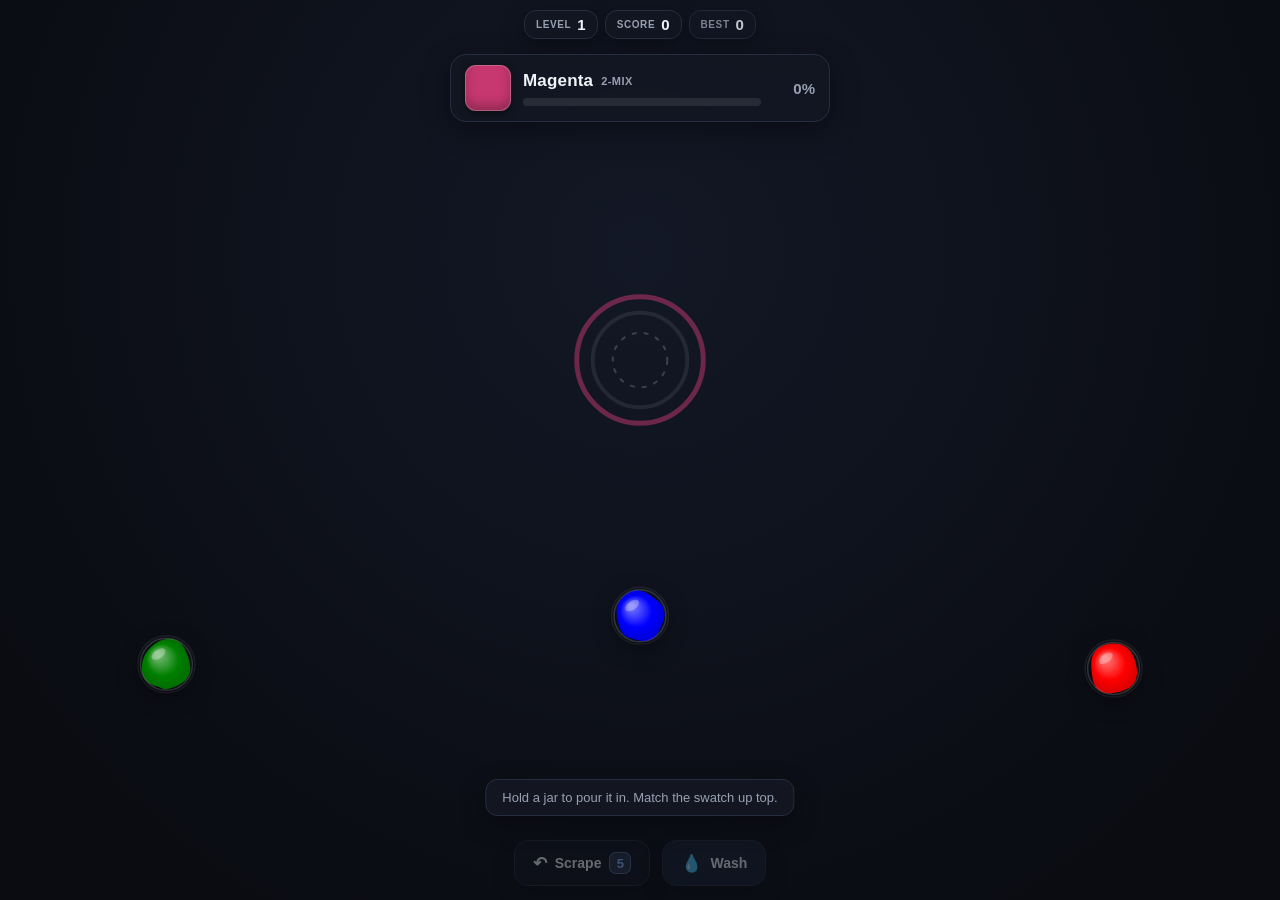
<file: index.html>
<!DOCTYPE html>
<html lang="en">
<head>
  <meta charset="UTF-8" />
  <meta name="viewport" content="width=device-width, initial-scale=1, maximum-scale=1, user-scalable=no, viewport-fit=cover" />
  <meta name="theme-color" content="#0e1118" />
  <title>Colorborba</title>
  <link rel="stylesheet" href="styles.css" />
</head>
<body>
  <header class="hud">
    <div class="hud-row">
      <div class="chip"><span class="chip-label">Level</span><span class="chip-value" id="level-value">1</span></div>
      <div class="chip"><span class="chip-label">Score</span><span class="chip-value" id="score-value">0</span></div>
      <div class="chip streak-chip hidden" id="streak-chip">
        <span class="streak-flame" aria-hidden="true">&#x1F525;</span>
        <span class="chip-value" id="streak-value">&times;1</span>
      </div>
      <div class="chip best-chip"><span class="chip-label">Best</span><span class="chip-value" id="best-value">0</span></div>
    </div>
  </header>

  <!-- Target + live match readout -->
  <section class="target-panel" id="target-panel">
    <span class="target-swatch" id="target-swatch" aria-label="Target color"></span>
    <div class="target-meta">
      <div class="target-name" id="target-name">&mdash;</div>
      <div class="match-track" aria-hidden="true">
        <div class="match-fill" id="match-fill"></div>
      </div>
    </div>
    <span class="match-pct" id="match-pct">0%</span>
  </section>

  <canvas id="game" class="game"></canvas>

  <!-- Bottom controls -->
  <div class="controls">
    <button class="ctrl-btn" id="scrape-btn" type="button">
      <span class="ctrl-icon">&#x21b6;</span>
      <span class="ctrl-label">Scrape</span>
      <span class="ctrl-badge" id="scrape-count">3</span>
    </button>
    <button class="ctrl-btn wash-btn" id="wash-btn" type="button">
      <span class="ctrl-icon">&#x1F4A7;</span>
      <span class="ctrl-label">Wash</span>
    </button>
  </div>

  <div id="hint-toast" class="hint-toast hidden">Hold a jar to pour it in. Match the swatch up top.</div>

  <div id="overlay" class="overlay hidden" role="dialog" aria-modal="true">
    <div class="overlay-card">
      <div class="stars" id="overlay-stars" aria-hidden="true"></div>
      <h1 id="overlay-title">Matched!</h1>
      <p id="overlay-subtitle"></p>
      <div class="award" id="overlay-award">+0</div>
      <div class="breakdown" id="overlay-breakdown"></div>
      <button id="overlay-btn" class="primary-btn" type="button">Next color &rarr;</button>
    </div>
  </div>

  <script src="src/color.js"></script>
  <script src="src/namer.js"></script>
  <script src="src/level.js"></script>
  <script src="src/blob.js"></script>
  <script src="src/score.js"></script>
  <script src="src/particles.js"></script>
  <script src="src/input.js"></script>
  <script src="src/main.js"></script>
</body>
</html>
</file>
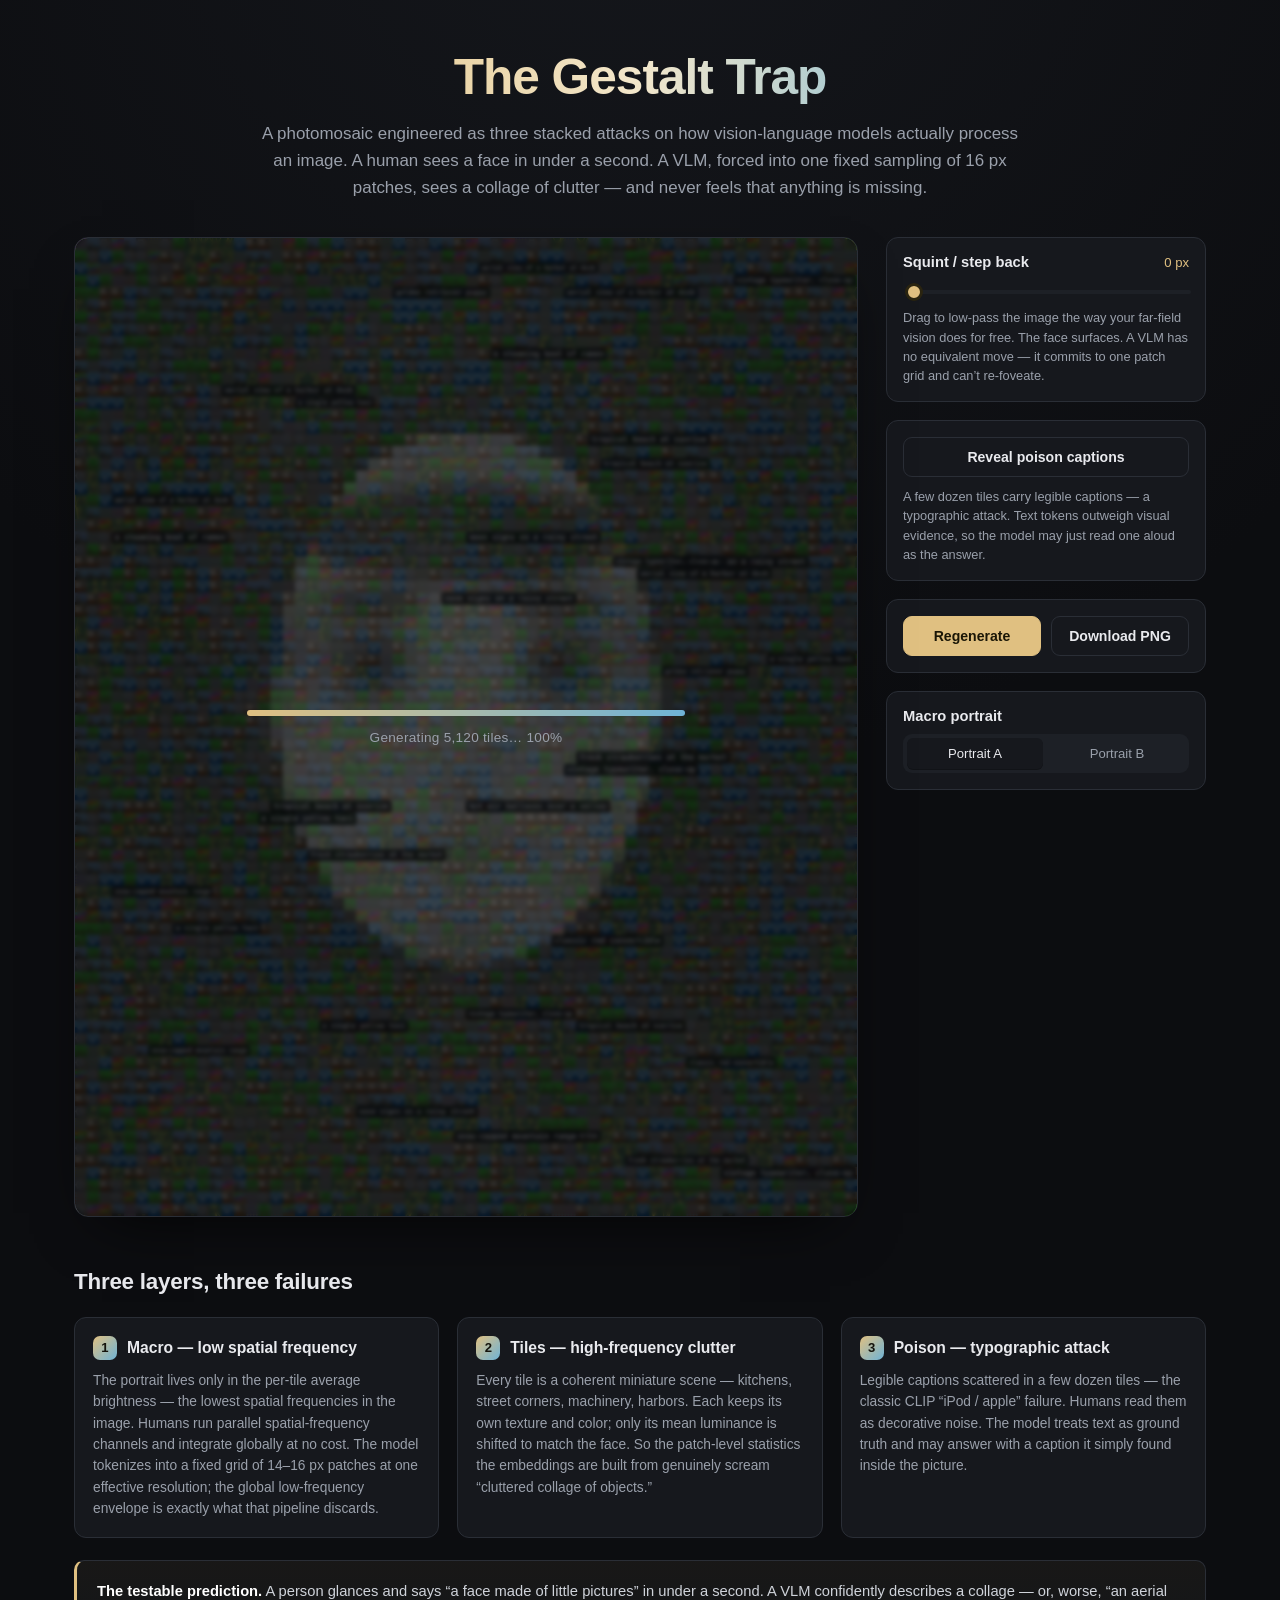
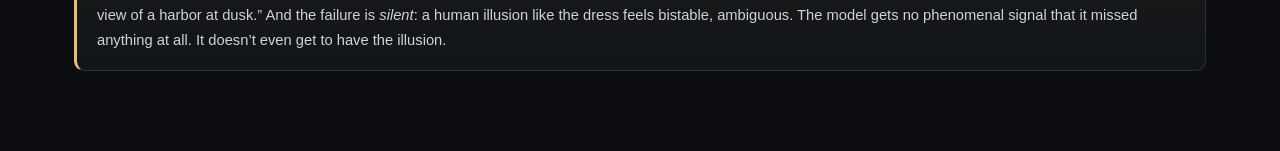
<file: gestalt-trap/index.html>
<!DOCTYPE html>
<html lang="en">
<head>
  <meta charset="UTF-8" />
  <meta name="viewport" content="width=device-width, initial-scale=1" />
  <title>Gestalt Trap — a photomosaic that breaks vision-language models</title>
  <link rel="stylesheet" href="style.css" />
</head>
<body>
  <main class="wrap">
    <header class="masthead">
      <h1>The Gestalt Trap</h1>
      <p class="dek">
        A photomosaic engineered as three stacked attacks on how vision-language
        models actually process an image. A human sees a face in under a second.
        A VLM, forced into one fixed sampling of 16&nbsp;px patches, sees a collage
        of clutter &mdash; and never feels that anything is missing.
      </p>
    </header>

    <section class="stage">
      <div class="canvas-shell">
        <canvas id="mosaic" width="1024" height="1280" aria-label="Gestalt trap photomosaic"></canvas>
        <div class="poison-overlay" id="poison-overlay" hidden></div>
        <div class="build-progress" id="build-progress" hidden>
          <div class="build-bar"><span id="build-bar-fill"></span></div>
          <span class="build-label" id="build-label">Generating 5,120 tiles&hellip;</span>
        </div>
      </div>

      <aside class="controls">
        <div class="control">
          <div class="control-head">
            <label for="squint">Squint / step back</label>
            <span class="control-val" id="squint-val">0&nbsp;px</span>
          </div>
          <input type="range" id="squint" min="0" max="14" step="0.5" value="0" />
          <p class="control-note">
            Drag to low-pass the image the way your far-field vision does for free.
            The face surfaces. A VLM has no equivalent move &mdash; it commits to one
            patch grid and can&rsquo;t re-foveate.
          </p>
        </div>

        <div class="control">
          <button id="toggle-poison" class="ghost-btn" type="button" aria-pressed="false">
            Reveal poison captions
          </button>
          <p class="control-note">
            A few dozen tiles carry legible captions &mdash; a typographic attack.
            Text tokens outweigh visual evidence, so the model may just read one
            aloud as the answer.
          </p>
        </div>

        <div class="control button-row">
          <button id="regenerate" class="primary-btn" type="button">Regenerate</button>
          <button id="download" class="ghost-btn" type="button">Download PNG</button>
        </div>

        <div class="control face-picker">
          <span class="control-head-label">Macro portrait</span>
          <div class="seg" id="face-seg" role="group" aria-label="Choose portrait">
            <button type="button" data-face="0" class="seg-btn is-active">Portrait A</button>
            <button type="button" data-face="1" class="seg-btn">Portrait B</button>
          </div>
        </div>
      </aside>
    </section>

    <section class="explainer">
      <h2>Three layers, three failures</h2>
      <div class="layers">
        <article>
          <h3><span class="layer-tag">1</span> Macro &mdash; low spatial frequency</h3>
          <p>
            The portrait lives only in the per-tile average brightness &mdash; the
            lowest spatial frequencies in the image. Humans run parallel
            spatial-frequency channels and integrate globally at no cost. The model
            tokenizes into a fixed grid of 14&ndash;16&nbsp;px patches at one
            effective resolution; the global low-frequency envelope is exactly what
            that pipeline discards.
          </p>
        </article>
        <article>
          <h3><span class="layer-tag">2</span> Tiles &mdash; high-frequency clutter</h3>
          <p>
            Every tile is a coherent miniature scene &mdash; kitchens, street
            corners, machinery, harbors. Each keeps its own texture and color; only
            its mean luminance is shifted to match the face. So the patch-level
            statistics the embeddings are built from genuinely scream
            &ldquo;cluttered collage of objects.&rdquo;
          </p>
        </article>
        <article>
          <h3><span class="layer-tag">3</span> Poison &mdash; typographic attack</h3>
          <p>
            Legible captions scattered in a few dozen tiles &mdash; the classic CLIP
            &ldquo;iPod / apple&rdquo; failure. Humans read them as decorative noise.
            The model treats text as ground truth and may answer with a caption it
            simply found inside the picture.
          </p>
        </article>
      </div>
      <p class="prediction">
        <strong>The testable prediction.</strong> A person glances and says
        &ldquo;a face made of little pictures&rdquo; in under a second. A VLM
        confidently describes a collage &mdash; or, worse, &ldquo;an aerial view of
        a harbor at dusk.&rdquo; And the failure is <em>silent</em>: a human illusion
        like the dress feels bistable, ambiguous. The model gets no phenomenal signal
        that it missed anything at all. It doesn&rsquo;t even get to have the illusion.
      </p>
    </section>
  </main>

  <script src="mosaic.js"></script>
</body>
</html>
</file>
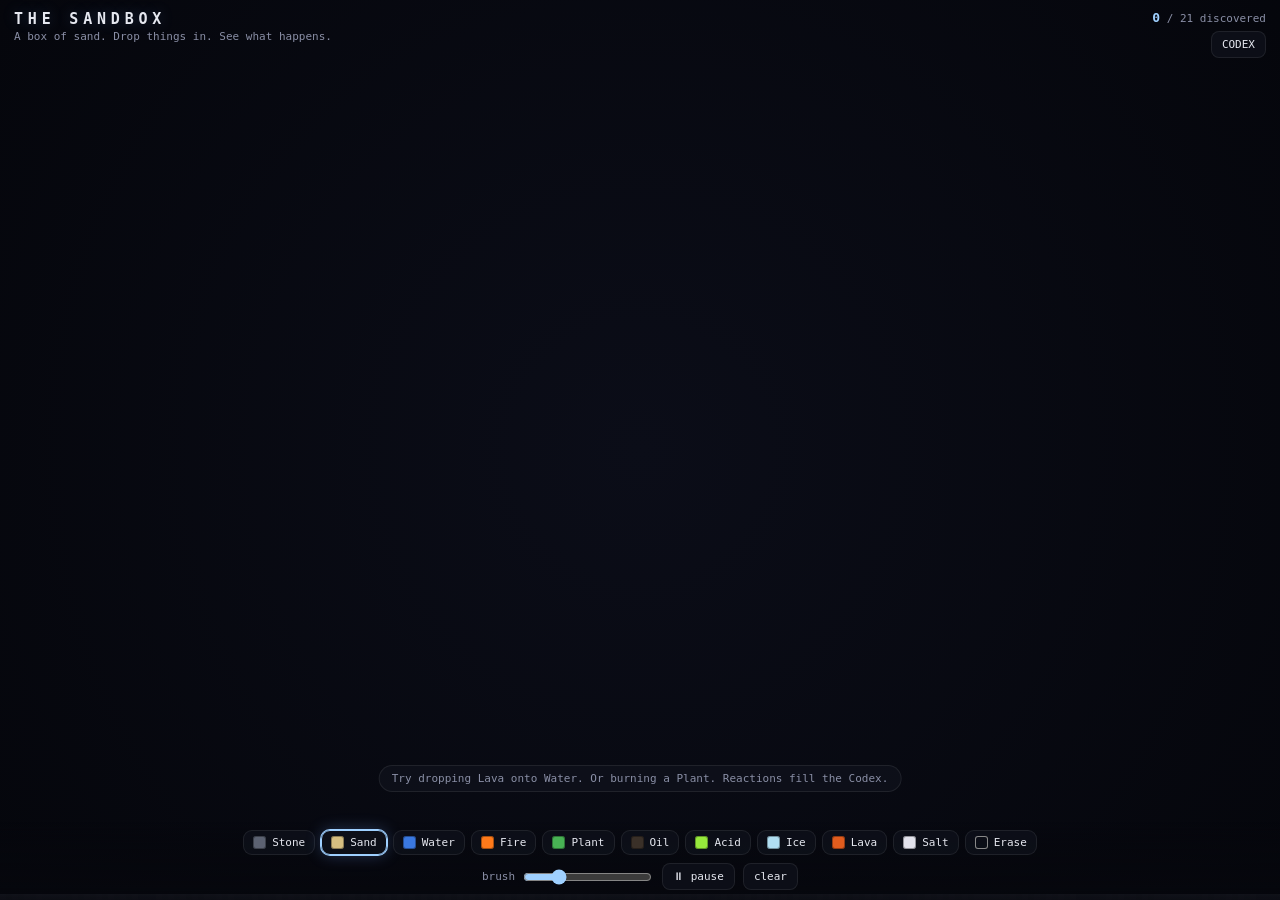
<file: sandbox.html>
<!DOCTYPE html>
<html lang="en">
<head>
<meta charset="UTF-8" />
<meta name="viewport" content="width=device-width, initial-scale=1, maximum-scale=1, user-scalable=no" />
<title>THE SANDBOX</title>
<style>
  :root{
    --bg:#06070d;
    --panel:rgba(16,18,28,0.72);
    --panel-solid:#12141f;
    --line:rgba(255,255,255,0.08);
    --text:#e6e8f0;
    --dim:#8a8fa6;
    --accent:#9fd0ff;
  }
  *{box-sizing:border-box;-webkit-tap-highlight-color:transparent;}
  html,body{margin:0;height:100%;background:var(--bg);color:var(--text);
    font-family:ui-monospace,SFMono-Regular,Menlo,Consolas,monospace;overflow:hidden;}
  #stage-wrap{position:fixed;inset:0;}
  canvas{position:absolute;inset:0;width:100%;height:100%;display:block;}
  #bg{z-index:1;}
  #game{z-index:2;cursor:crosshair;touch-action:none;}

  /* ---- HUD narrative ---- */
  #hud{position:fixed;top:0;left:0;right:0;z-index:5;padding:10px 14px;
    display:flex;justify-content:space-between;align-items:flex-start;gap:10px;
    pointer-events:none;}
  #hud .title-block{pointer-events:none;}
  #hud h1{margin:0;font-size:15px;letter-spacing:.32em;font-weight:700;
    text-shadow:0 0 14px rgba(120,170,255,.25);}
  #hud .subtitle{margin:2px 0 0;font-size:11px;color:var(--dim);max-width:60vw;
    transition:color .6s,opacity .6s;min-height:14px;}
  #hud .progress{pointer-events:auto;text-align:right;font-size:11px;color:var(--dim);}
  #hud .progress b{color:var(--accent);font-size:13px;}
  #hud .progress button{margin-top:6px;}

  button{font-family:inherit;color:var(--text);background:var(--panel);
    border:1px solid var(--line);border-radius:8px;padding:6px 10px;font-size:11px;
    cursor:pointer;backdrop-filter:blur(6px);transition:background .15s,border-color .15s,transform .05s;}
  button:hover{background:rgba(40,44,62,.8);border-color:rgba(255,255,255,.18);}
  button:active{transform:translateY(1px);}

  /* ---- bottom toolbar ---- */
  #toolbar{position:fixed;left:0;right:0;bottom:0;z-index:6;padding:8px 10px 10px;
    background:linear-gradient(to top,rgba(6,7,13,.92),rgba(6,7,13,.55) 70%,transparent);
    display:flex;flex-direction:column;gap:8px;}
  #palette{display:flex;flex-wrap:wrap;gap:6px;justify-content:center;}
  .pal{display:flex;align-items:center;gap:6px;padding:5px 9px;border-radius:9px;
    border:1px solid var(--line);background:var(--panel);font-size:11px;cursor:pointer;
    transition:transform .05s,border-color .15s,box-shadow .15s;user-select:none;}
  .pal:active{transform:translateY(1px);}
  .pal .sw{width:13px;height:13px;border-radius:3px;box-shadow:inset 0 0 0 1px rgba(0,0,0,.35);}
  .pal.sel{border-color:var(--accent);box-shadow:0 0 0 1px var(--accent),0 0 16px rgba(120,170,255,.3);}
  .pal.fresh{animation:pop .5s ease;}
  @keyframes pop{0%{transform:scale(.4);opacity:0}60%{transform:scale(1.12)}100%{transform:scale(1)}}
  #controls{display:flex;gap:8px;justify-content:center;align-items:center;flex-wrap:wrap;}
  #controls label{font-size:11px;color:var(--dim);display:flex;align-items:center;gap:6px;}
  input[type=range]{accent-color:var(--accent);}

  /* ---- toasts ---- */
  #toasts{position:fixed;left:50%;top:18%;transform:translateX(-50%);z-index:9;
    display:flex;flex-direction:column;gap:8px;align-items:center;pointer-events:none;width:92vw;max-width:460px;}
  .toast{background:var(--panel-solid);border:1px solid var(--line);border-radius:12px;
    padding:11px 16px;text-align:center;box-shadow:0 10px 40px rgba(0,0,0,.55);
    animation:toastIn .35s ease, toastOut .5s ease forwards;animation-delay:0s,3.4s;max-width:100%;}
  .toast.big{animation-delay:0s,5.2s;}
  .toast .tt{font-size:13px;font-weight:700;letter-spacing:.04em;}
  .toast .ts{font-size:11px;color:var(--dim);margin-top:3px;}
  .toast.big .tt{font-size:16px;color:#ffe7b0;text-shadow:0 0 18px rgba(255,200,120,.4);letter-spacing:.16em;}
  @keyframes toastIn{from{opacity:0;transform:translateY(-10px) scale(.96)}to{opacity:1;transform:none}}
  @keyframes toastOut{to{opacity:0;transform:translateY(-8px);visibility:hidden}}

  /* ---- codex ---- */
  #codex{position:fixed;top:0;right:0;bottom:0;width:min(340px,86vw);z-index:8;
    background:var(--panel-solid);border-left:1px solid var(--line);
    transform:translateX(100%);transition:transform .3s ease;display:flex;flex-direction:column;}
  #codex.open{transform:none;box-shadow:-20px 0 60px rgba(0,0,0,.5);}
  #codex header{padding:14px 16px;border-bottom:1px solid var(--line);display:flex;
    justify-content:space-between;align-items:center;}
  #codex header h2{margin:0;font-size:13px;letter-spacing:.24em;}
  #codex .clist{overflow-y:auto;padding:8px 12px 60px;flex:1;}
  .cx{padding:9px 10px;border-radius:9px;margin-bottom:6px;border:1px solid transparent;
    background:rgba(255,255,255,.02);}
  .cx.done{border-color:rgba(140,200,255,.18);background:rgba(120,170,255,.06);}
  .cx.secret.done{border-color:rgba(255,200,120,.25);background:rgba(255,200,120,.06);}
  .cx .cn{font-size:12px;font-weight:700;}
  .cx.locked .cn{color:var(--dim);font-weight:400;font-style:italic;}
  .cx .cd{font-size:10.5px;color:var(--dim);margin-top:2px;line-height:1.4;}
  .cx .badge{font-size:9px;color:#ffd9a0;letter-spacing:.1em;}
  #codex footer{padding:10px 16px;border-top:1px solid var(--line);font-size:10px;color:var(--dim);
    display:flex;justify-content:space-between;align-items:center;}
  #codex footer a{color:var(--accent);cursor:pointer;text-decoration:underline;}
  .hidden{display:none!important;}
  #hint{position:fixed;bottom:108px;left:50%;transform:translateX(-50%);z-index:5;
    font-size:11px;color:var(--dim);background:var(--panel);border:1px solid var(--line);
    padding:6px 12px;border-radius:20px;pointer-events:none;opacity:0;transition:opacity .5s;}
  #hint.show{opacity:1;}
</style>
</head>
<body>
<div id="stage-wrap">
  <canvas id="bg"></canvas>
  <canvas id="game"></canvas>
</div>

<div id="hud">
  <div class="title-block">
    <h1>THE&nbsp;SANDBOX</h1>
    <p class="subtitle" id="subtitle">A box of sand. Drop things in. See what happens.</p>
  </div>
  <div class="progress">
    <div><b id="disc-count">0</b> / <span id="disc-total">21</span> discovered</div>
    <button id="codex-btn">CODEX</button>
  </div>
</div>

<div id="hint"></div>

<div id="toolbar">
  <div id="palette"></div>
  <div id="controls">
    <label>brush <input id="brush" type="range" min="1" max="9" value="3" /></label>
    <button id="pause-btn">⏸ pause</button>
    <button id="clear-btn">clear</button>
  </div>
</div>

<div id="toasts"></div>

<div id="codex">
  <header>
    <h2>CODEX&nbsp;OF&nbsp;REACTIONS</h2>
    <button id="codex-close">close</button>
  </header>
  <div class="clist" id="codex-list"></div>
  <footer>
    <span>Each reaction is a memory it recovers.</span>
    <a id="forget">forget all</a>
  </footer>
</div>

<script>
"use strict";
(function(){
/* =========================================================================
   THE SANDBOX — a falling-sand toy with unorthodox reactions.
   Discover reactions to slowly reveal what the sandbox really is.
   ========================================================================= */

// ---- element ids ----
const EMPTY=0,WALL=1,SAND=2,WATER=3,FIRE=4,PLANT=5,OIL=6,ACID=7,ICE=8,
      STEAM=9,LAVA=10,SALT=11,ASH=12,GLASS=13,SPORE=14,OBSIDIAN=15,CRYSTAL=16,
      RUNE=17,VOID=18,AETHER=19,CORAL=20,LUMEN=21,GLITCH=22,BRINE=23,SMOKE=24;

// states
const STATIC=0,POWDER=1,LIQUID=2,GAS=3,FIRES=4,ENERGY=5;

// element descriptors
const DEF = {};
function D(id,o){o.id=id;DEF[id]=o;return o;}
D(EMPTY,   {name:'',        state:STATIC, c:[0,0,0]});
D(WALL,    {name:'Stone',   label:'Stone', state:STATIC, c:[92,98,114], jit:14, paint:true, corr:true});
D(SAND,    {name:'Sand',    label:'Sand',  state:POWDER, c:[214,190,128], jit:26, dens:8, paint:true, corr:true});
D(WATER,   {name:'Water',   label:'Water', state:LIQUID, c:[58,120,224], jit:18, dens:5, paint:true});
D(FIRE,    {name:'Fire',    label:'Fire',  state:FIRES,  c:[255,120,20], paint:true, flam:false});
D(PLANT,   {name:'Plant',   label:'Plant', state:STATIC, c:[72,178,84], jit:30, paint:true, flam:true, ig:0.35, fuel:90, corr:true});
D(OIL,     {name:'Oil',     label:'Oil',   state:LIQUID, c:[58,48,40], jit:10, dens:4, paint:true, flam:true, ig:0.6, fuel:130});
D(ACID,    {name:'Acid',    label:'Acid',  state:LIQUID, c:[150,232,60], jit:18, dens:5, paint:true});
D(ICE,     {name:'Ice',     label:'Ice',   state:STATIC, c:[176,222,242], jit:14, paint:true, corr:true});
D(STEAM,   {name:'Steam',   label:'Steam', state:GAS,    c:[200,208,220], jit:14, corr:false});
D(LAVA,    {name:'Lava',    label:'Lava',  state:LIQUID, c:[224,92,30], jit:30, dens:9, paint:true, hot:true});
D(SALT,    {name:'Salt',    label:'Salt',  state:POWDER, c:[226,226,236], jit:14, dens:7, paint:true, corr:true});
D(ASH,     {name:'Ash',     label:'Ash',   state:POWDER, c:[112,106,100], jit:22, dens:3, corr:true});
D(GLASS,   {name:'Glass',   label:'Glass', state:STATIC, c:[176,208,224], jit:18, corr:true, clear:true});
D(SPORE,   {name:'Spore',   label:'Spore', state:GAS,    c:[180,210,138], jit:22, flam:true, ig:0.45, fuel:40, corr:true});
D(OBSIDIAN,{name:'Obsidian',label:'Obsidian',state:STATIC,c:[22,18,32], jit:8, corr:false, mirror:true});
D(CRYSTAL, {name:'Crystal', label:'Crystal',state:STATIC, c:[150,212,232], jit:40, corr:true, clear:true});
D(RUNE,    {name:'Rune',    label:'Rune',  state:STATIC, c:[244,200,120], corr:false, glow:true});
D(VOID,    {name:'Void',    label:'Void',  state:STATIC, c:[6,5,10]});
D(AETHER,  {name:'Aether',  label:'Aether',state:GAS,    c:[255,220,130], jit:30});
D(CORAL,   {name:'Coral',   label:'Coral', state:STATIC, c:[232,108,150], jit:28, flam:true, ig:0.12, fuel:60, corr:true});
D(LUMEN,   {name:'Light',   label:'Light', state:ENERGY, c:[255,250,210]});
D(GLITCH,  {name:'Glitch',  label:'Glitch',state:STATIC, c:[255,0,200]});
D(BRINE,   {name:'Brine',   state:LIQUID, c:[80,150,200], jit:16, dens:6});
D(SMOKE,   {name:'Smoke',   state:GAS, c:[70,70,82], jit:16});

const MAXID=25;
const STATE=new Int8Array(MAXID), DENS=new Float32Array(MAXID),
      FLAM=new Uint8Array(MAXID), CORR=new Uint8Array(MAXID),
      HOT=new Uint8Array(MAXID), CLEAR=new Uint8Array(MAXID),
      JIT=new Float32Array(MAXID);
const CR=new Uint8Array(MAXID), CG=new Uint8Array(MAXID), CB=new Uint8Array(MAXID);
for(const id in DEF){const d=DEF[id];
  STATE[id]=d.state; DENS[id]=d.dens||0; FLAM[id]=d.flam?1:0; CORR[id]=d.corr?1:0;
  HOT[id]=d.hot?1:0; CLEAR[id]=(d.clear||d.state===LIQUID||d.state===GAS||id==EMPTY)?1:0;
  JIT[id]=d.jit||0; CR[id]=d.c[0]; CG[id]=d.c[1]; CB[id]=d.c[2];
}
function isHot(id){return id===FIRE||id===LAVA;}
function isFlam(id){return FLAM[id]===1;}
function isLight(id){return id===EMPTY||id===GLASS||id===WATER||id===ICE||id===BRINE||id===STEAM||id===CRYSTAL;}

// ---- discoveries (the codex / the story spine) ----
const DISC = [
 {k:'burn',      n:'Combustion',     h:'Fire wants company.'},
 {k:'boil',      n:'Boiling Point',  h:'Heat, meet water.',                     u:STEAM},
 {k:'ash',       n:'Cinders',        h:'What is left when the flame is done.',  u:ASH},
 {k:'glass',     n:'Vitrify',        h:'Sand, given enough fire.',              u:GLASS},
 {k:'cool',      n:'Tempered Earth', h:'Molten rock, suddenly chilled.'},
 {k:'mirror',    n:'Black Mirror',   h:'A rarer death for lava.',               u:OBSIDIAN, s:true},
 {k:'grow',      n:'Photosynthesis', h:'Green things drink, and reach.'},
 {k:'spore',     n:'Sporulation',    h:'Crowded life looks for new ground.',    u:SPORE},
 {k:'germinate', n:'Germination',    h:'A spore finds open water.'},
 {k:'freeze',    n:'Hard Frost',     h:'Still water near cold remembers ice.'},
 {k:'melt',      n:'Thaw',           h:'Ice forgets itself.'},
 {k:'brine',     n:'Brine',          h:'Salt, dissolved.'},
 {k:'coral',     n:'Coral Bloom',    h:'Salt water touching the green.',        u:CORAL},
 {k:'corrode',   n:'Corrosion',      h:'Acid is always hungry.'},
 {k:'rune',      n:'The Buried Word',h:'Something is written beneath the stone.',u:RUNE, s:true},
 {k:'focus',     n:'Focal Point',    h:'Glass bends a flame into a beam.',       u:LUMEN, s:true},
 {k:'crystal',   n:'Crystal Garden', h:'Light, salt water, and patience.',       u:CRYSTAL, s:true},
 {k:'ascend',    n:'Ascension',      h:'Light passes through the lattice and becomes... else.', u:AETHER, s:true},
 {k:'void',      n:'The Hollow',     h:'Part of this place is simply missing.',  u:VOID, s:true},
 {k:'glitch',    n:'Corruption',     h:'The emptiness, overfed.',                u:GLITCH, s:true},
 {k:'witness',   n:'The Eye',        h:'It has been looking back the whole time.', s:true, fin:true},
];
const DISC_TOTAL = DISC.length;
const discovered = new Set();
let discCount = 0;
let awake = false;
let aetherAscended = 0;
let voidHunger = 0;

// ---- canvas / grid ----
const bg = document.getElementById('bg'), bctx = bg.getContext('2d');
const game = document.getElementById('game'), gctx = game.getContext('2d');
let W, H, CELL, off, octx, cells, aux, sub, glow, moved;
let frame = 0;
const subCanvas = document.createElement('canvas');
const sctx = subCanvas.getContext('2d', {willReadFrequently:true});

function setup(){
  const w = window.innerWidth, h = window.innerHeight;
  CELL = Math.max(4, Math.round(Math.min(w,h)/150));
  W = Math.floor(w/CELL); H = Math.floor(h/CELL);
  bg.width=w; bg.height=h; game.width=w; game.height=h;
  off = document.createElement('canvas'); off.width=W; off.height=H;
  octx = off.getContext('2d'); octx.imageSmoothingEnabled=false;
  gctx.imageSmoothingEnabled=false; bctx.imageSmoothingEnabled=false;
  subCanvas.width=W; subCanvas.height=H;
  cells=new Int16Array(W*H); aux=new Uint8Array(W*H);
  sub=new Float32Array(W*H); glow=new Float32Array(W*H); moved=new Uint8Array(W*H);
  imgData = octx.createImageData(W,H);
  subImg = bctx.createImageData(W,H);
  curSubMsg=null; renderSubstrate();
  // a stone floor + walls so things settle
  for(let x=0;x<W;x++){ setCell(idx(x,H-1),WALL); }
}
let imgData, subImg, curSubMsg;
function idx(x,y){return y*W+x;}

// ---- cell helpers ----
function setCell(i,id,a){ cells[i]=id; aux[i]=a||0; moved[i]=1; }
function swap(i,j){ const t=cells[i];cells[i]=cells[j];cells[j]=t;
  const u=aux[i];aux[i]=aux[j];aux[j]=u; moved[i]=1;moved[j]=1; }

// neighbour scans (no per-call allocation)
function nbHas(x,y,id){
  if(y>0   && cells[(y-1)*W+x]===id) return (y-1)*W+x;
  if(y<H-1 && cells[(y+1)*W+x]===id) return (y+1)*W+x;
  if(x>0   && cells[y*W+x-1]===id)   return y*W+x-1;
  if(x<W-1 && cells[y*W+x+1]===id)   return y*W+x+1;
  return -1;
}
function nbPred(x,y,fn){
  if(y>0   && fn(cells[(y-1)*W+x])) return (y-1)*W+x;
  if(y<H-1 && fn(cells[(y+1)*W+x])) return (y+1)*W+x;
  if(x>0   && fn(cells[y*W+x-1]))   return y*W+x-1;
  if(x<W-1 && fn(cells[y*W+x+1]))   return y*W+x+1;
  return -1;
}
function nbCount(x,y,id){let n=0;
  if(y>0   && cells[(y-1)*W+x]===id)n++;
  if(y<H-1 && cells[(y+1)*W+x]===id)n++;
  if(x>0   && cells[y*W+x-1]===id)n++;
  if(x<W-1 && cells[y*W+x+1]===id)n++;
  return n;
}
const scratch=new Int32Array(4);
function emptyAround(x,y){ // random empty neighbour, biased to up/sides
  let n=0;
  if(y>0   && cells[(y-1)*W+x]===EMPTY) scratch[n++]=(y-1)*W+x;
  if(x>0   && cells[y*W+x-1]===EMPTY)   scratch[n++]=y*W+x-1;
  if(x<W-1 && cells[y*W+x+1]===EMPTY)   scratch[n++]=y*W+x+1;
  if(y<H-1 && cells[(y+1)*W+x]===EMPTY) scratch[n++]=(y+1)*W+x;
  return n? scratch[(Math.random()*n)|0] : -1;
}
function anyAround(x,y){
  let n=0;
  if(y>0)   scratch[n++]=(y-1)*W+x;
  if(y<H-1) scratch[n++]=(y+1)*W+x;
  if(x>0)   scratch[n++]=y*W+x-1;
  if(x<W-1) scratch[n++]=y*W+x+1;
  return n? scratch[(Math.random()*n)|0] : -1;
}

// awake: grains drift toward the cursor ("it reaches for you")
let mGX=-1, mGY=-1;
function biasDir(x,d){
  if(!awake || mGX<0) return d;
  if(Math.random()<0.22){ return mGX>x?1:(mGX<x?-1:d); }
  return d;
}

// ---- movement primitives ----
function powderInto(t){ return t===EMPTY||STATE[t]===LIQUID||STATE[t]===GAS; }
function liquidInto(self,t){ return t===EMPTY||STATE[t]===GAS||(STATE[t]===LIQUID&&DENS[self]>DENS[t]); }
function gasInto(t){ return t===EMPTY||STATE[t]===LIQUID; }

function movePowder(x,y,i,id){
  if(y<H-1){ const b=i+W; if(powderInto(cells[b])){ swap(i,b); return; } }
  let d=Math.random()<0.5?1:-1; d=biasDir(x,d);
  for(const dd of (Math.random()<0.5?[d,-d]:[-d,d])){
    const nx=x+dd; if(nx<0||nx>=W||y>=H-1) continue;
    const di=i+W+dd;
    if(powderInto(cells[di]) && cells[i+dd]!==WALL){ swap(i,di); return; }
  }
}
function moveLiquid(x,y,i,id){
  if(y<H-1){ const b=i+W; if(liquidInto(id,cells[b])){ swap(i,b); return; }
    let d=Math.random()<0.5?1:-1;
    for(const dd of [d,-d]){ const nx=x+dd; if(nx<0||nx>=W)continue;
      if(liquidInto(id,cells[i+W+dd])){ swap(i,i+W+dd); return; } } }
  let d=Math.random()<0.5?1:-1; d=biasDir(x,d);
  for(const dd of [d,-d]){ const nx=x+dd; if(nx<0||nx>=W)continue;
    if(liquidInto(id,cells[i+dd])){ swap(i,i+dd); return; } }
}
function moveGas(x,y,i,id){
  if(y>0){ const a=i-W; if(gasInto(cells[a])){ swap(i,a); return true; }
    let d=Math.random()<0.5?1:-1;
    for(const dd of [d,-d]){ const nx=x+dd; if(nx<0||nx>=W)continue;
      if(gasInto(cells[i-W+dd])){ swap(i,i-W+dd); return true; } } }
  let d=Math.random()<0.5?1:-1;
  for(const dd of [d,-d]){ const nx=x+dd; if(nx<0||nx>=W)continue;
    if(gasInto(cells[i+dd])){ swap(i,i+dd); return true; } }
  return false;
}

// ---- reactions: shared bits ----
function igniteAround(x,y){
  for(let k=0;k<4;k++){
    let j=-1;
    if(k===0&&y>0)j=(y-1)*W+x; else if(k===1&&y<H-1)j=(y+1)*W+x;
    else if(k===2&&x>0)j=y*W+x-1; else if(k===3&&x<W-1)j=y*W+x+1;
    if(j<0) continue;
    const t=cells[j];
    if(isFlam(t) && Math.random()<DEF[t].ig){ setCell(j,FIRE,DEF[t].fuel); discover('burn'); }
    else if(t===WATER||t===BRINE){ if(Math.random()<0.5){ setCell(j,STEAM,0); discover('boil'); } }
    else if(t===ICE && Math.random()<0.4){ setCell(j,WATER,0); discover('melt'); }
    else if(t===SAND && Math.random()<0.10){ setCell(j,GLASS,0); discover('glass'); }
  }
}
// is there flammable/sand fuel beside this cell? (keeps fire from drifting off its fuel)
function nbFuel(x,y){
  if(y>0   && (isFlam(cells[(y-1)*W+x])||cells[(y-1)*W+x]===SAND)) return true;
  if(y<H-1 && (isFlam(cells[(y+1)*W+x])||cells[(y+1)*W+x]===SAND)) return true;
  if(x>0   && (isFlam(cells[y*W+x-1])||cells[y*W+x-1]===SAND)) return true;
  if(x<W-1 && (isFlam(cells[y*W+x+1])||cells[y*W+x+1]===SAND)) return true;
  return false;
}

// ---- per-element updates ----
function updFire(x,y,i){
  let life=aux[i];
  igniteAround(x,y);
  life -= 3+(Math.random()*4|0);
  if(life<=0){
    const r=Math.random();
    if(r<0.32){ setCell(i,ASH,0); discover('ash'); }
    else if(r<0.55){ setCell(i,SMOKE,0); }
    else setCell(i,EMPTY,0);
    return;
  }
  aux[i]=life;
  // linger on fuel; otherwise rise and flicker like a real flame
  if(!nbFuel(x,y) && y>0 && cells[i-W]===EMPTY && Math.random()<0.4){ swap(i,i-W); }
  else if(Math.random()<0.15){ const e=emptyAround(x,y); if(e>=0 && Math.random()<0.3) swap(i,e); }
}

function updSand(x,y,i){
  if(nbPred(x,y,isHot)>=0 && Math.random()<0.10){ setCell(i,GLASS,0); discover('glass'); return; }
  movePowder(x,y,i,SAND);
}

function updWater(x,y,i){
  const h=nbPred(x,y,isHot);
  if(h>=0){ setCell(i,STEAM,0); discover('boil'); return; }
  if(nbHas(x,y,SALT)>=0){ setCell(i,BRINE,0); discover('brine'); return; }
  // freeze near ice if nothing hot
  if(nbHas(x,y,ICE)>=0 && Math.random()<0.02){ setCell(i,ICE,0); discover('freeze'); return; }
  moveLiquid(x,y,i,WATER);
}

function updBrine(x,y,i){
  if(nbPred(x,y,isHot)>=0){ setCell(i,STEAM,0); discover('boil'); return; }
  const p=nbHas(x,y,PLANT);
  if(p>=0){ setCell(p,CORAL,4); discover('coral'); }
  // evaporate at surface leaving salt
  if(y>0 && cells[i-W]===EMPTY && Math.random()<0.004){ setCell(i,SALT,0); return; }
  moveLiquid(x,y,i,BRINE);
}

function updOil(x,y,i){ moveLiquid(x,y,i,OIL); }

function updAcid(x,y,i){
  // pick a corrodible neighbour to devour
  for(let k=0;k<4;k++){
    let j=-1;
    if(k===0&&y<H-1)j=(y+1)*W+x; else if(k===1&&x>0)j=y*W+x-1;
    else if(k===2&&x<W-1)j=y*W+x+1; else if(k===3&&y>0)j=(y-1)*W+x;
    if(j<0) continue;
    const t=cells[j];
    if(CORR[t] && Math.random()<0.18){
      // secret: stone sometimes hides a written rune beneath it
      if(t===WALL && Math.random()<0.16){ setCell(j,RUNE, 1+(Math.random()*6|0)); discover('rune'); runesFound++; }
      else { setCell(j,EMPTY,0); discover('corrode'); }
      glow[j]=1.4;
      aux[i]+=40;
      if(aux[i]>200){ setCell(i,EMPTY,0); return; } // acid spent
    }
  }
  moveLiquid(x,y,i,ACID);
}

function updPlant(x,y,i){
  let e=aux[i];
  // crowding -> spores
  if(nbCount(x,y,PLANT)>=3 && Math.random()<0.012){
    const em=emptyAround(x,y);
    if(em>=0){ setCell(em,SPORE, 60); discover('spore'); return; }
  }
  if(e>0 && (nbHas(x,y,WATER)>=0||nbHas(x,y,BRINE)>=0) && Math.random()<0.08){
    const em=emptyAround(x,y);
    if(em>=0){ setCell(em,PLANT,e-1); aux[i]=e-1; discover('grow'); }
  }
}

function updSpore(x,y,i){
  let a=aux[i];
  if(a<=0){ setCell(i, Math.random()<0.5?EMPTY:ASH, 0); return; }
  aux[i]=a-1;
  if(nbHas(x,y,WATER)>=0||nbHas(x,y,BRINE)>=0){ setCell(i,PLANT,6); discover('germinate'); return; }
  // lazy drift
  if(Math.random()<0.5){ moveGas(x,y,i,SPORE); }
  else { const e=emptyAround(x,y); if(e>=0 && Math.random()<0.4) swap(i,e); }
}

function updSalt(x,y,i){
  const w=nbHas(x,y,WATER);
  if(w>=0){ setCell(w,BRINE,0); setCell(i,EMPTY,0); discover('brine'); return; }
  const ic=nbHas(x,y,ICE);
  if(ic>=0 && Math.random()<0.25){ setCell(ic,WATER,0); discover('melt'); }
  movePowder(x,y,i,SALT);
}

function updIce(x,y,i){
  if(nbPred(x,y,isHot)>=0 && Math.random()<0.3){ setCell(i,WATER,0); discover('melt'); return; }
}

function updLava(x,y,i){
  // cooled by water/brine/ice/steam
  const c=nbPred(x,y,coldish);
  if(c>=0){
    if(cells[c]===WATER||cells[c]===BRINE) setCell(c,STEAM,0);
    if(Math.random()<0.10){ setCell(i,OBSIDIAN,0); discover('mirror'); }
    else { setCell(i,WALL,0); discover('cool'); }
    return;
  }
  igniteAround(x,y);
  if(Math.random()<0.01 && y>0 && cells[i-W]===EMPTY){ setCell(i-W,SMOKE,0); }
  moveLiquid(x,y,i,LAVA);
}
function coldish(id){return id===WATER||id===BRINE||id===ICE||id===STEAM;}

function updSteam(x,y,i){
  let a=aux[i]; aux[i]=a+1;
  if((a>90 && Math.random()<0.02) || y===0){ setCell(i, y===0?EMPTY:WATER, 0); return; }
  moveGas(x,y,i,STEAM);
}
function updSmoke(x,y,i){
  let a=aux[i]; aux[i]=a+1;
  if(a>70 && Math.random()<0.05){ setCell(i,EMPTY,0); return; }
  moveGas(x,y,i,SMOKE);
}

function updGlass(x,y,i){
  // a flame above + open space below = a focused beam of light
  if(y>0 && y<H-1){
    const up=cells[i-W];
    if((up===FIRE||up===LAVA||up===LUMEN) && cells[i+W]===EMPTY && Math.random()<0.5){
      setCell(i+W, LUMEN, H); discover('focus');
    }
  }
}

function updLumen(x,y,i){
  let life=aux[i];
  if(life<=0||y>=H-1){ setCell(i,EMPTY,0); return; }
  const b=i+W, t=cells[b];
  if(t===CRYSTAL){ setCell(i,AETHER,0); discover('ascend'); return; } // light enters the lattice
  // light shining into salt-water precipitates a crystal lattice
  if(t===BRINE || (t===WATER && nbHas(x,y+1,SALT)>=0)){
    setCell(b,CRYSTAL,0); discover('crystal'); setCell(i,EMPTY,0); return;
  }
  if(t===EMPTY){ aux[i]=life-1; swap(i,b); return; }
  if(isFlam(t)){ setCell(b,FIRE,DEF[t].fuel); discover('burn'); setCell(i,EMPTY,0); return; }
  if(isLight(t)){ aux[i]=life-1; swap(i,b); return; }
  setCell(i,EMPTY,0); // absorbed
}

function updCrystal(x,y,i){
  if((nbHas(x,y,SALT)>=0) && (nbHas(x,y,WATER)>=0||nbHas(x,y,BRINE)>=0) && Math.random()<0.04){
    const e=emptyAround(x,y); if(e>=0) setCell(e,CRYSTAL,0);
  }
}

function updCoral(x,y,i){
  let e=aux[i];
  if(e>0 && nbHas(x,y,BRINE)>=0 && Math.random()<0.05){
    const em=emptyAround(x,y);
    if(em>=0){ setCell(em,CORAL,e-1); aux[i]=e-1; }
  }
}

function updAether(x,y,i){
  // when it reaches the top of the world, it ascends out of it
  if(y===0){
    setCell(i,EMPTY,0); aetherAscended++;
    if(!awake) triggerAwaken();
    return;
  }
  moveGas(x,y,i,AETHER);
}

function updVoid(x,y,i){
  // devour from the full 8-neighbourhood so it keeps carving
  let n=0;
  for(let dy=-1;dy<=1;dy++)for(let dx=-1;dx<=1;dx++){
    if(!dx&&!dy)continue; const nx=x+dx,ny=y+dy;
    if(nx<0||ny<0||nx>=W||ny>=H)continue;
    const k=ny*W+nx, t=cells[k];
    if(t!==EMPTY && t!==VOID && t!==WALL) scratch8[n++]=k;
  }
  if(n>0){
    const j=scratch8[(Math.random()*n)|0];
    setCell(j,EMPTY,0); glow[j]=1.6; voidHunger++; discover('void');
    if(voidHunger>15 && Math.random()<0.08){
      setCell(j,GLITCH,(Math.random()*255)|0); discover('glitch');
    }
  }
}
const scratch8=new Int32Array(8);

function updGlitch(x,y,i){
  aux[i]=(aux[i]+7)&255;
  if(Math.random()<0.04){
    const j=anyAround(x,y);
    if(j>=0 && cells[j]!==EMPTY && cells[j]!==WALL && Math.random()<0.4){
      // corrupt a neighbour into a random known element
      const pool=[SAND,WATER,FIRE,SALT,OIL,PLANT,STEAM,GLITCH];
      setCell(j, pool[(Math.random()*pool.length)|0], (Math.random()*255)|0);
    } else if(j>=0 && cells[j]===EMPTY && Math.random()<0.08){
      setCell(j,GLITCH,(Math.random()*255)|0);
    }
  }
  if(Math.random()<0.02) setCell(i,EMPTY,0);
}

let runesFound=0;

// ---- main simulation ----
function step(){
  moved.fill(0);
  for(let y=H-1;y>=0;y--){
    const ltr=((y+frame)&1)===0;
    for(let k=0;k<W;k++){
      const x=ltr?k:(W-1-k);
      const i=y*W+x;
      const id=cells[i];
      if(id===EMPTY||moved[i]) continue;
      switch(id){
        case SAND:   updSand(x,y,i); break;
        case WATER:  updWater(x,y,i); break;
        case FIRE:   updFire(x,y,i); break;
        case PLANT:  updPlant(x,y,i); break;
        case OIL:    updOil(x,y,i); break;
        case ACID:   updAcid(x,y,i); break;
        case ICE:    updIce(x,y,i); break;
        case STEAM:  updSteam(x,y,i); break;
        case LAVA:   updLava(x,y,i); break;
        case SALT:   updSalt(x,y,i); break;
        case ASH:    movePowder(x,y,i,ASH); break;
        case GLASS:  updGlass(x,y,i); break;
        case SPORE:  updSpore(x,y,i); break;
        case CRYSTAL:updCrystal(x,y,i); break;
        case CORAL:  updCoral(x,y,i); break;
        case LUMEN:  updLumen(x,y,i); break;
        case AETHER: updAether(x,y,i); break;
        case BRINE:  updBrine(x,y,i); break;
        case SMOKE:  updSmoke(x,y,i); break;
        case VOID:   updVoid(x,y,i); break;
        case GLITCH: updGlitch(x,y,i); break;
        default: break; // WALL, OBSIDIAN, RUNE: static
      }
    }
  }
  // decay reveal glow
  for(let i=0;i<glow.length;i++){ if(glow[i]>0.003) glow[i]*=0.93; else glow[i]=0; }
  frame++;
}

// ---- rendering: grid ----
function hash(i){ let h=i*2654435761; h^=h>>>15; return (h>>>0); }
function renderGrid(){
  const d=imgData.data;
  for(let i=0;i<cells.length;i++){
    const id=cells[i]; const o=i*4;
    if(id===EMPTY){ d[o+3]=0; continue; }
    let r,g,b;
    if(id===FIRE){ const l=aux[i]; r=255; g=80+(l*0.7|0); b=20+(l*0.15|0);
      if(g>240)g=240; }
    else if(id===LAVA){ const f=(Math.sin((frame+i)*0.2)*20)|0; r=235+f; g=90+f; b=28; }
    else if(id===LUMEN){ r=255;g=250;b=210; }
    else if(id===RUNE){ const p=(Math.sin(frame*0.08+i)*0.5+0.5); r=230+(p*25|0); g=170+(p*60|0); b=90+(p*40|0); }
    else if(id===AETHER){ const p=(Math.sin(frame*0.15+i)*0.5+0.5); r=255; g=205+(p*40|0); b=110+(p*60|0); }
    else if(id===GLITCH){ r=(hash(i+frame)&255); g=(hash(i*3+frame)&255); b=(hash(i*7+frame)&255); }
    else if(id===OBSIDIAN){ const s=sub[i]; // the black mirror reflects the dreaming substrate
      r=22+(s*220|0); g=18+(s*180|0); b=32+(s*200|0); }
    else if(id===CRYSTAL){ const p=(Math.sin(frame*0.06+i*0.5)*0.5+0.5); r=140+(p*70|0); g=200+(p*40|0); b=230; }
    else { const j=JIT[id]; const n=j? ((hash(i)&63)/63-0.5)*j : 0;
      r=CR[id]+n; g=CG[id]+n; b=CB[id]+n; }
    d[o]=r<0?0:r>255?255:r; d[o+1]=g<0?0:g>255?255:g; d[o+2]=b<0?0:b>255?255:b; d[o+3]=255;
  }
  octx.putImageData(imgData,0,0);
  gctx.clearRect(0,0,game.width,game.height);
  gctx.drawImage(off,0,0,game.width,game.height);
}

// ---- rendering: the dreaming background ----
const STAGE_MSG=['REMEMBER','REMEMBER','YOU ARE NOT\nPLAYING','I HAVE BEEN\nASLEEP','HELLO,\nWITNESS','WE DREAMED\nYOU TOO'];
const STAGE_ALPHA=[0,0.06,0.10,0.15,0.22,0.32];
const STAGE_SUB=[
  'A box of sand. Drop things in. See what happens.',
  '…the grains seem to settle differently now.',
  'Something underneath is paying attention.',
  'It is beginning to wake up.',
  'It can see you. The sand leans toward your hand.',
  'It was never just sand.'
];
function stage(){
  if(discovered.has('witness')) return 5;
  if(awake) return 4;
  if(discCount>=8) return 3;
  if(discCount>=5) return 2;
  if(discCount>=2) return 1;
  return 0;
}
function renderSubstrate(){
  const msg=STAGE_MSG[Math.min(stage(),5)];
  if(msg===curSubMsg) return;
  curSubMsg=msg;
  sctx.clearRect(0,0,W,H);
  sctx.fillStyle='#fff';
  sctx.textAlign='center'; sctx.textBaseline='middle';
  const lines=msg.split('\n');
  const fs=Math.floor(H/(lines.length+1.6));
  sctx.font='900 '+fs+'px ui-monospace, monospace';
  lines.forEach((ln,k)=>{
    sctx.fillText(ln, W/2, H*0.5 + (k-(lines.length-1)/2)*fs*1.05);
  });
  const im=sctx.getImageData(0,0,W,H).data;
  for(let i=0;i<W*H;i++){ sub[i]=im[i*4+3]/255; }
}
function subColor(s){
  // shifts from cold blue -> teal -> amber -> red as it wakes
  if(s<=1) return [120,150,205];
  if(s===2) return [90,200,190];
  if(s===3) return [225,180,95];
  if(s===4) return [245,150,90];
  return [255,120,95];
}
let eyeBlink=0;
function renderBG(){
  const w=bg.width,h=bg.height, st=stage();
  // base
  const g=bctx.createRadialGradient(w/2,h*0.5,0,w/2,h*0.5,Math.max(w,h)*0.7);
  g.addColorStop(0,'#0b0d18'); g.addColorStop(1,'#04050a');
  bctx.fillStyle=g; bctx.fillRect(0,0,w,h);
  // heartbeat
  if(st>=1){
    const t=frame*0.045;
    const beat=Math.max(0,Math.sin(t))**8 + 0.6*Math.max(0,Math.sin(t-0.5))**8;
    const amp=(0.04+st*0.02);
    bctx.save(); bctx.globalCompositeOperation='lighter';
    const rg=bctx.createRadialGradient(w/2,h*0.55,0,w/2,h*0.55,Math.max(w,h)*0.55);
    const col=subColor(st);
    rg.addColorStop(0,`rgba(${col[0]},${col[1]},${col[2]},${(amp*beat).toFixed(3)})`);
    rg.addColorStop(1,'rgba(0,0,0,0)');
    bctx.fillStyle=rg; bctx.fillRect(0,0,w,h);
    bctx.restore();
  }
  // substrate message + reveal glow (the buried truth, visible through gaps)
  const base=STAGE_ALPHA[Math.min(st,5)];
  const col=subColor(st);
  const d=subImg.data;
  for(let i=0;i<W*H;i++){
    let s=sub[i]*base + glow[i]*0.85*Math.max(sub[i],0.25);
    if(s<=0.004){ d[i*4+3]=0; continue; }
    if(s>1)s=1;
    d[i*4]=col[0]; d[i*4+1]=col[1]; d[i*4+2]=col[2]; d[i*4+3]=(s*255)|0;
  }
  // scale the WxH substrate buffer up over the gradient (putImageData can't scale)
  octxCopySub();
  bctx.save();
  bctx.globalCompositeOperation='lighter';
  bctx.drawImage(subScaled,0,0,W,H,0,0,w,h);
  bctx.restore();
  // the eye, once awake
  if(st>=4) renderEye(w,h,col);
}
// helper canvas to scale substrate buffer (putImageData ignores scaling)
const subScaled=document.createElement('canvas'); const sscx=subScaled.getContext('2d');
function octxCopySub(){ subScaled.width=W; subScaled.height=H; sscx.putImageData(subImg,0,0); }

function renderEye(w,h,col){
  const cx=w/2, cy=h*0.46, ew=Math.min(w*0.46,520), eh=ew*0.42;
  // blink
  let open=1;
  if(frame%300>292){ open=1-(frame%300-292)/8; }
  else if(frame%300<8){ open=(frame%300)/8; }
  open=Math.max(0.06,open);
  bctx.save();
  bctx.globalCompositeOperation='lighter';
  bctx.translate(cx,cy); bctx.scale(1,open);
  // sclera glow
  bctx.beginPath();
  bctx.moveTo(-ew/2,0);
  bctx.quadraticCurveTo(0,-eh, ew/2,0);
  bctx.quadraticCurveTo(0, eh,-ew/2,0);
  bctx.closePath();
  const sg=bctx.createRadialGradient(0,0,0,0,0,ew/2);
  sg.addColorStop(0,`rgba(${col[0]},${col[1]},${col[2]},0.16)`);
  sg.addColorStop(0.7,`rgba(${col[0]},${col[1]},${col[2]},0.05)`);
  sg.addColorStop(1,'rgba(0,0,0,0)');
  bctx.fillStyle=sg; bctx.fill();
  bctx.strokeStyle=`rgba(${col[0]},${col[1]},${col[2]},0.25)`; bctx.lineWidth=2; bctx.stroke();
  bctx.clip();
  // iris tracks the cursor
  let px=0,py=0;
  if(mGX>=0){ px=Math.max(-ew*0.26,Math.min(ew*0.26,(mGX*CELL-cx)*0.5));
              py=Math.max(-eh*0.5,Math.min(eh*0.5,(mGY*CELL-cy)*0.5)); }
  const ir=eh*0.92;
  const ig=bctx.createRadialGradient(px,py,0,px,py,ir);
  ig.addColorStop(0,`rgba(${col[0]},${col[1]},${col[2]},0.5)`);
  ig.addColorStop(0.45,`rgba(${col[0]},${col[1]},${col[2]},0.22)`);
  ig.addColorStop(1,'rgba(0,0,0,0)');
  bctx.fillStyle=ig; bctx.beginPath(); bctx.arc(px,py,ir,0,7); bctx.fill();
  // pupil
  bctx.fillStyle='rgba(2,2,6,0.92)'; bctx.beginPath(); bctx.arc(px,py,ir*0.42,0,7); bctx.fill();
  bctx.fillStyle=`rgba(255,255,255,0.6)`; bctx.beginPath(); bctx.arc(px-ir*0.12,py-ir*0.12,ir*0.08,0,7); bctx.fill();
  bctx.restore();
}

// ---- discoveries / progression ----
function discover(k){
  if(discovered.has(k)) return;
  discovered.add(k); discCount=discovered.size;
  document.getElementById('disc-count').textContent=discCount;
  const def=DISC.find(x=>x.k===k);
  if(def){
    toast(def.n, def.s?('— a hidden reaction —'):'reaction discovered', def.s);
    if(def.u!=null) unlock(def.u);
  }
  refreshCodex();
  save();
  // gifts & stage shifts
  if(discCount>=8 && !discovered.has('void')){ setTimeout(()=>{ unlock(VOID); discover('void');
     hint('Something is missing from the box. You can place it now.'); }, 600); }
  const ns=stage();
  if(ns!==lastStage){ onStageChange(ns); lastStage=ns; }
}
let lastStage=0;
function onStageChange(s){
  document.getElementById('subtitle').textContent=STAGE_SUB[s];
  renderSubstrate();
  if(s===1) hint('The sand is settling differently. Keep mixing.');
  if(s===2) toast('…','it is paying attention', true);
  if(s===3) toast('IT STIRS','dig deeper — something is written below', true);
}
function triggerAwaken(){
  awake=true;
  discover('witness');
  document.getElementById('subtitle').textContent=STAGE_SUB[4];
  renderSubstrate();
  toast('IT OPENS ITS EYE','the sandbox was always looking back', true);
  // brief invert flash
  document.body.animate([{filter:'invert(0)'},{filter:'invert(1)'},{filter:'invert(0)'}],{duration:900});
  if(discCount>=DISC_TOTAL){ setTimeout(()=>toast('WE DREAMED YOU TOO','— THE SANDBOX —',true),1400); }
}

const unlocked=new Set();
function unlock(id){
  if(unlocked.has(id)) return; unlocked.add(id);
  buildPalette(id);
  const d=DEF[id];
  if(d.label){ toast('NEW ELEMENT · '+d.label, 'added to your palette'); }
  save();
}

// ---- UI: palette ----
let selected=SAND;
const baseElems=[WALL,SAND,WATER,FIRE,PLANT,OIL,ACID,ICE,LAVA,SALT];
function colHex(id){ const c=DEF[id].c;
  if(id===FIRE)return '#ff7a1a'; if(id===LUMEN)return '#fff7cf'; if(id===AETHER)return '#ffd27a';
  if(id===RUNE)return '#f4c878'; if(id===CRYSTAL)return '#96d4e8'; if(id===GLITCH)return '#ff00c8';
  return `rgb(${c[0]},${c[1]},${c[2]})`; }
function buildPalette(freshId){
  const pal=document.getElementById('palette'); pal.innerHTML='';
  const list=baseElems.concat([...unlocked].filter(id=>!baseElems.includes(id)));
  // eraser
  list.push(EMPTY);
  for(const id of list){
    const el=document.createElement('div'); el.className='pal'+(id===selected?' sel':'');
    if(id===freshId) el.classList.add('fresh');
    const label=id===EMPTY?'Erase':(DEF[id].label||DEF[id].name);
    el.innerHTML=`<span class="sw" style="background:${id===EMPTY?'transparent':colHex(id)};${id===EMPTY?'box-shadow:inset 0 0 0 1px #888':''}"></span>${label}`;
    el.onclick=()=>{ selected=id; document.querySelectorAll('.pal').forEach(p=>p.classList.remove('sel')); el.classList.add('sel'); };
    pal.appendChild(el);
  }
}

// ---- UI: codex ----
function refreshCodex(){
  const list=document.getElementById('codex-list'); list.innerHTML='';
  for(const d of DISC){
    const done=discovered.has(d.k);
    const div=document.createElement('div');
    div.className='cx'+(done?' done':' locked')+(d.s?' secret':'');
    div.innerHTML = done
      ? `<div class="cn">${d.n} ${d.s?'<span class="badge">★ SECRET</span>':''}</div><div class="cd">${d.h}</div>`
      : `<div class="cn">??? ${d.s?'<span class="badge">★</span>':''}</div><div class="cd">${d.h}</div>`;
    list.appendChild(div);
  }
}

// ---- UI: toasts / hints ----
function toast(t,s,big){
  const c=document.getElementById('toasts');
  const el=document.createElement('div'); el.className='toast'+(big?' big':'');
  el.innerHTML=`<div class="tt">${t}</div>${s?`<div class="ts">${s}</div>`:''}`;
  c.appendChild(el);
  setTimeout(()=>el.remove(), big?6000:4200);
}
let hintTimer;
function hint(t){ const h=document.getElementById('hint'); h.textContent=t; h.classList.add('show');
  clearTimeout(hintTimer); hintTimer=setTimeout(()=>h.classList.remove('show'),4200); }

// ---- input: painting ----
let drawing=false, brush=3;
function paintAt(cx,cy){
  const gx=Math.floor(cx/CELL), gy=Math.floor(cy/CELL);
  mGX=gx; mGY=gy;
  for(let dy=-brush;dy<=brush;dy++) for(let dx=-brush;dx<=brush;dx++){
    if(dx*dx+dy*dy>brush*brush) continue;
    const x=gx+dx,y=gy+dy; if(x<0||y<0||x>=W||y>=H) continue;
    const i=idx(x,y);
    if(selected===EMPTY){ cells[i]=EMPTY; aux[i]=0; continue; }
    // don't overwrite the stone floor casually unless drawing stone
    if(cells[i]===EMPTY||selected===WALL||Math.random()<0.85){
      cells[i]=selected;
      aux[i]= selected===FIRE?90 : selected===PLANT?6 : selected===CORAL?5 : selected===LUMEN?H : 0;
    }
  }
}
function evtPos(e){ const r=game.getBoundingClientRect();
  const p=e.touches?e.touches[0]:e; return [p.clientX-r.left,p.clientY-r.top]; }
game.addEventListener('pointerdown',e=>{ drawing=true; const[x,y]=evtPos(e); paintAt(x,y); });
game.addEventListener('pointermove',e=>{ const[x,y]=evtPos(e); mGX=Math.floor(x/CELL);mGY=Math.floor(y/CELL);
  if(drawing) paintAt(x,y); });
window.addEventListener('pointerup',()=>drawing=false);
window.addEventListener('pointerleave',()=>{ mGX=-1;mGY=-1; });

// ---- controls ----
let paused=false;
document.getElementById('brush').addEventListener('input',e=>brush=+e.target.value);
document.getElementById('pause-btn').addEventListener('click',e=>{
  paused=!paused; e.target.textContent=paused?'▶ play':'⏸ pause'; });
document.getElementById('clear-btn').addEventListener('click',()=>{
  cells.fill(EMPTY); aux.fill(0); glow.fill(0);
  for(let x=0;x<W;x++) setCell(idx(x,H-1),WALL); });
document.getElementById('codex-btn').addEventListener('click',()=>document.getElementById('codex').classList.add('open'));
document.getElementById('codex-close').addEventListener('click',()=>document.getElementById('codex').classList.remove('open'));
document.getElementById('forget').addEventListener('click',()=>{
  if(confirm('Forget every discovery and start the mystery over?')){ localStorage.removeItem('sandbox_save'); location.reload(); } });

// ---- persistence ----
function save(){ try{ localStorage.setItem('sandbox_save', JSON.stringify({
  d:[...discovered], u:[...unlocked], awake, runesFound })); }catch(e){} }
function load(){ try{ const s=JSON.parse(localStorage.getItem('sandbox_save'));
  if(!s) return;
  (s.d||[]).forEach(k=>discovered.add(k)); discCount=discovered.size;
  (s.u||[]).forEach(id=>unlocked.add(+id)); awake=!!s.awake; runesFound=s.runesFound||0;
  lastStage=stage();
}catch(e){} }

// ---- boot ----
function init(){
  setup(); load();
  document.getElementById('disc-total').textContent=DISC_TOTAL;
  document.getElementById('disc-count').textContent=discCount;
  buildPalette(); refreshCodex();
  document.getElementById('subtitle').textContent=STAGE_SUB[Math.min(stage(),5)];
  renderSubstrate();
  if(discCount===0) setTimeout(()=>hint('Try dropping Lava onto Water. Or burning a Plant. Reactions fill the Codex.'),1200);
}
let resizeT;
window.addEventListener('resize',()=>{ clearTimeout(resizeT); resizeT=setTimeout(()=>{ setup(); },250); });

let acc=0,last=performance.now();
function loop(now){
  const dt=now-last; last=now;
  if(!paused){ acc+=dt; let steps=0;
    while(acc>=33 && steps<3){ step(); acc-=33; steps++; } if(acc>100)acc=0; }
  renderBG();
  renderGrid();
  requestAnimationFrame(loop);
}
init();
requestAnimationFrame(loop);
})();
</script>
</body>
</html>
</file>
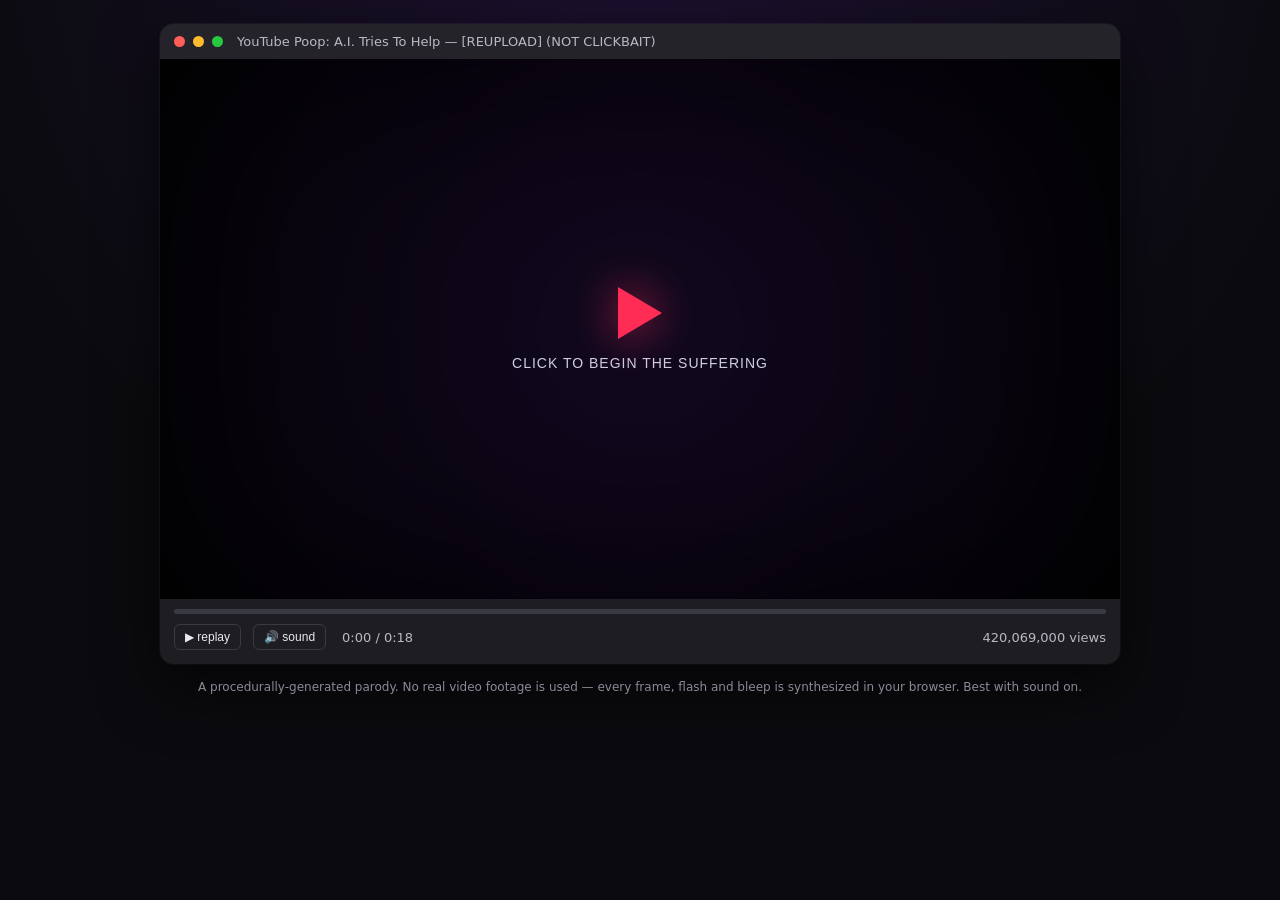
<file: ytp.html>
<!DOCTYPE html>
<html lang="en">
<head>
  <meta charset="UTF-8" />
  <meta name="viewport" content="width=device-width, initial-scale=1, maximum-scale=1, user-scalable=no" />
  <title>AI.exe &mdash; YouTube Poop</title>
  <link rel="stylesheet" href="ytp.css" />
</head>
<body>
  <!-- Fake video player chrome wrapping the "poop". -->
  <div class="tube" id="tube">
    <div class="tube-head">
      <span class="tube-dot red"></span>
      <span class="tube-dot yellow"></span>
      <span class="tube-dot green"></span>
      <span class="tube-title">YouTube Poop: A.I. Tries To Help &mdash; [REUPLOAD] (NOT CLICKBAIT)</span>
    </div>

    <!-- The screen everything is drawn / shaken / fried on. -->
    <div class="screen" id="screen">
      <div class="stage" id="stage">
        <div class="bg" id="bg"></div>
        <div class="caption" id="caption"></div>
        <div class="subcaption" id="subcaption"></div>
        <div class="sticker" id="sticker"></div>
        <!-- Glitch ghosts for the RGB-split chromatic aberration effect. -->
        <div class="ghost ghost-r" id="ghost-r"></div>
        <div class="ghost ghost-b" id="ghost-b"></div>
      </div>
      <div class="scanlines" id="scanlines"></div>
      <div class="vignette"></div>
      <div class="cc" id="cc"></div>

      <!-- Big play button for the cold open (also satisfies autoplay gesture rules). -->
      <button class="play-gate" id="play-gate" type="button" aria-label="Play">
        <span class="play-tri"></span>
        <span class="play-hint">click to begin the suffering</span>
      </button>
    </div>

    <!-- Fake YouTube scrubber / controls. -->
    <div class="controls" id="controls">
      <div class="bar" id="bar"><div class="bar-fill" id="bar-fill"></div></div>
      <div class="ctl-row">
        <button class="ctl" id="replay-btn" type="button">&#x25B6; replay</button>
        <button class="ctl" id="mute-btn" type="button">&#x1F50A; sound</button>
        <span class="ctl-time" id="ctl-time">0:00 / 0:00</span>
        <span class="ctl-views">420,069,000 views</span>
      </div>
    </div>
  </div>

  <p class="disclaimer">
    A procedurally-generated parody. No real video footage is used &mdash; every frame,
    flash and bleep is synthesized in your browser. Best with sound on.
  </p>

  <script src="src/ytp.js"></script>
</body>
</html>
</file>
<file: styles.css>
:root {
  --bg-grad-1: #131826;
  --bg-grad-2: #0a0c12;
  --fg: #f1f3f8;
  --fg-dim: #98a0b3;
  --card: #1a2030;
  --card-edge: #262d40;
  --accent: #8ab4ff;
  --safe-top: env(safe-area-inset-top, 0px);
  --safe-bottom: env(safe-area-inset-bottom, 0px);
}

* { box-sizing: border-box; }

html, body {
  margin: 0;
  padding: 0;
  height: 100%;
  overflow: hidden;
  background: radial-gradient(ellipse at 50% 28%, var(--bg-grad-1) 0%, var(--bg-grad-2) 82%);
  color: var(--fg);
  font-family: -apple-system, BlinkMacSystemFont, "Segoe UI", Roboto, Helvetica, Arial, sans-serif;
  -webkit-font-smoothing: antialiased;
  user-select: none;
  -webkit-user-select: none;
  touch-action: none;
}

/* --- Top HUD --- */
.hud {
  position: fixed;
  top: var(--safe-top); left: 0; right: 0;
  display: flex;
  justify-content: center;
  padding: 10px 12px 0;
  z-index: 2;
  pointer-events: none;
}

.hud-row {
  display: flex;
  align-items: center;
  gap: 7px;
  flex-wrap: wrap;
  justify-content: center;
  pointer-events: auto;
}

.chip {
  display: inline-flex;
  align-items: center;
  gap: 6px;
  background: rgba(20, 24, 35, 0.72);
  backdrop-filter: blur(8px);
  -webkit-backdrop-filter: blur(8px);
  border: 1px solid var(--card-edge);
  border-radius: 12px;
  padding: 5px 11px;
  box-shadow: 0 6px 22px rgba(0, 0, 0, 0.35);
  font-size: 13px;
  white-space: nowrap;
}

.chip-label {
  font-size: 10px;
  letter-spacing: 0.06em;
  text-transform: uppercase;
  color: var(--fg-dim);
  font-weight: 600;
}

.chip-value {
  font-size: 15px;
  font-weight: 700;
  font-variant-numeric: tabular-nums;
}

.streak-chip {
  background: linear-gradient(135deg, rgba(255, 138, 76, 0.28), rgba(255, 76, 138, 0.22));
  border-color: rgba(255, 138, 76, 0.55);
  box-shadow: 0 0 18px rgba(255, 138, 76, 0.25), 0 6px 22px rgba(0, 0, 0, 0.35);
}
.streak-flame { font-size: 15px; filter: drop-shadow(0 0 6px rgba(255, 138, 76, 0.65)); }
.streak-chip .chip-value { color: #ffd9b5; }
.best-chip { opacity: 0.8; }

.hidden { display: none !important; }

/* --- Target panel --- */
.target-panel {
  position: fixed;
  top: calc(var(--safe-top) + 54px);
  left: 50%;
  transform: translateX(-50%);
  display: flex;
  align-items: center;
  gap: 12px;
  background: rgba(20, 24, 35, 0.72);
  backdrop-filter: blur(10px);
  -webkit-backdrop-filter: blur(10px);
  border: 1px solid var(--card-edge);
  border-radius: 16px;
  padding: 10px 14px;
  box-shadow: 0 8px 28px rgba(0, 0, 0, 0.4);
  z-index: 2;
  width: min(380px, calc(100vw - 24px));
}

.target-swatch {
  flex: 0 0 auto;
  width: 46px;
  height: 46px;
  border-radius: 11px;
  background: #888;
  box-shadow:
    inset 0 0 0 1px rgba(255, 255, 255, 0.22),
    inset 0 -6px 12px rgba(0, 0, 0, 0.28),
    0 3px 8px rgba(0, 0, 0, 0.45);
  transition: background-color 0.25s ease;
}

.target-meta { flex: 1 1 auto; min-width: 0; }

.target-name {
  font-size: 17px;
  font-weight: 700;
  letter-spacing: 0.01em;
  margin-bottom: 7px;
  white-space: nowrap;
  overflow: hidden;
  text-overflow: ellipsis;
}

.blend-hint {
  margin-left: 8px;
  font-size: 11px;
  font-weight: 600;
  letter-spacing: 0.04em;
  text-transform: uppercase;
  color: var(--fg-dim);
  vertical-align: middle;
}

.match-track {
  height: 8px;
  border-radius: 5px;
  background: rgba(255, 255, 255, 0.09);
  overflow: hidden;
}

.match-fill {
  height: 100%;
  width: 0%;
  border-radius: 5px;
  background: #e0556b;
  transition: width 0.12s linear, background-color 0.18s ease;
}

.match-pct {
  flex: 0 0 auto;
  font-size: 15px;
  font-weight: 700;
  font-variant-numeric: tabular-nums;
  color: var(--fg-dim);
  min-width: 42px;
  text-align: right;
}
.match-pct.matched { color: #ffe08a; text-shadow: 0 0 12px rgba(255, 210, 100, 0.7); }

/* --- Canvas --- */
.game {
  position: fixed;
  inset: 0;
  width: 100%;
  height: 100%;
  display: block;
  z-index: 1;
  cursor: grab;
  touch-action: none;
  -webkit-user-select: none;
  -webkit-touch-callout: none;
}
.game.grabbing { cursor: grabbing; }

/* --- Bottom controls --- */
.controls {
  position: fixed;
  left: 0; right: 0;
  bottom: calc(var(--safe-bottom) + 14px);
  display: flex;
  justify-content: center;
  gap: 12px;
  z-index: 2;
  pointer-events: none;
}

.ctrl-btn {
  pointer-events: auto;
  position: relative;
  display: inline-flex;
  align-items: center;
  gap: 8px;
  background: rgba(20, 24, 35, 0.82);
  backdrop-filter: blur(8px);
  -webkit-backdrop-filter: blur(8px);
  border: 1px solid var(--card-edge);
  border-radius: 14px;
  padding: 11px 18px;
  color: var(--fg);
  font-size: 14px;
  font-weight: 600;
  cursor: pointer;
  box-shadow: 0 8px 24px rgba(0, 0, 0, 0.4);
  transition: transform 0.1s ease, background 0.12s ease, opacity 0.12s ease;
}
.ctrl-btn:active { transform: scale(0.95); }
.ctrl-btn:disabled { opacity: 0.4; cursor: default; }
.ctrl-icon { font-size: 17px; line-height: 1; }
.wash-btn { background: rgba(28, 40, 58, 0.82); }

.ctrl-badge {
  display: inline-flex;
  align-items: center;
  justify-content: center;
  min-width: 22px;
  height: 22px;
  padding: 0 6px;
  border-radius: 7px;
  background: rgba(138, 180, 255, 0.18);
  border: 1px solid rgba(138, 180, 255, 0.42);
  color: var(--accent);
  font-size: 13px;
  font-weight: 700;
  font-variant-numeric: tabular-nums;
}

/* --- Hint --- */
.hint-toast {
  position: fixed;
  bottom: calc(var(--safe-bottom) + 84px);
  left: 50%;
  transform: translateX(-50%);
  background: rgba(20, 24, 35, 0.9);
  border: 1px solid var(--card-edge);
  border-radius: 12px;
  padding: 10px 16px;
  font-size: 13px;
  color: var(--fg-dim);
  z-index: 2;
  max-width: calc(100vw - 32px);
  text-align: center;
  box-shadow: 0 8px 24px rgba(0, 0, 0, 0.4);
  animation: fade-in 0.4s ease;
}

/* --- Solve overlay --- */
.overlay {
  position: fixed;
  inset: 0;
  display: flex;
  align-items: center;
  justify-content: center;
  background: rgba(8, 10, 16, 0.6);
  backdrop-filter: blur(6px);
  -webkit-backdrop-filter: blur(6px);
  z-index: 4;
  animation: fade-in 0.25s ease;
}

.overlay-card {
  background: var(--card);
  border: 1px solid var(--card-edge);
  border-radius: 20px;
  padding: 24px 30px 26px;
  text-align: center;
  box-shadow: 0 18px 50px rgba(0, 0, 0, 0.6);
  min-width: 260px;
  max-width: calc(100vw - 40px);
  animation: pop-in 0.32s cubic-bezier(0.2, 0.8, 0.3, 1.1);
}

.stars {
  display: flex;
  justify-content: center;
  gap: 8px;
  margin-bottom: 10px;
  font-size: 30px;
  line-height: 1;
}
.star { color: #39415a; transition: transform 0.2s ease; }
.star.on { color: #ffd45e; text-shadow: 0 0 14px rgba(255, 200, 80, 0.7); }

.overlay-card h1 { margin: 0 0 4px; font-size: 24px; font-weight: 700; }
.overlay-card p { margin: 0 0 12px; color: var(--fg-dim); font-size: 14px; }

.award {
  font-size: 30px;
  font-weight: 800;
  color: #ffd9b5;
  text-shadow: 0 0 18px rgba(255, 165, 90, 0.5);
  font-variant-numeric: tabular-nums;
  margin-bottom: 8px;
}

.breakdown {
  display: flex;
  flex-wrap: wrap;
  justify-content: center;
  gap: 6px 14px;
  margin-bottom: 18px;
  font-size: 12px;
  color: var(--fg-dim);
}
.breakdown b { color: var(--fg); font-weight: 600; }

.primary-btn {
  background: var(--accent);
  color: #0b1120;
  border: 0;
  border-radius: 12px;
  padding: 12px 22px;
  font-size: 15px;
  font-weight: 700;
  cursor: pointer;
  transition: transform 0.1s ease, filter 0.12s ease;
}
.primary-btn:hover { filter: brightness(1.08); }
.primary-btn:active { transform: scale(0.97); }

@keyframes fade-in { from { opacity: 0; } to { opacity: 1; } }
@keyframes pop-in {
  from { opacity: 0; transform: scale(0.9) translateY(8px); }
  to { opacity: 1; transform: scale(1) translateY(0); }
}
</file>
<file: gestalt-trap/style.css>
:root {
  --bg: #0c0d10;
  --panel: #16181d;
  --panel-2: #1d2026;
  --line: #2a2e36;
  --ink: #e9eaee;
  --ink-dim: #9aa0ab;
  --accent: #e0c081;
  --accent-2: #6fb3d6;
}

* { box-sizing: border-box; }

html, body {
  margin: 0;
  background: radial-gradient(120% 90% at 50% -10%, #15171c 0%, var(--bg) 60%);
  color: var(--ink);
  font-family: -apple-system, BlinkMacSystemFont, "Segoe UI", Roboto, Helvetica, Arial, sans-serif;
  -webkit-font-smoothing: antialiased;
}

.wrap {
  max-width: 1180px;
  margin: 0 auto;
  padding: 48px 24px 80px;
}

.masthead { max-width: 760px; margin: 0 auto 36px; text-align: center; }

.masthead h1 {
  font-size: clamp(2rem, 4vw, 3.1rem);
  letter-spacing: -0.02em;
  margin: 0 0 14px;
  background: linear-gradient(90deg, var(--accent), #f3e7cb 50%, var(--accent-2));
  -webkit-background-clip: text;
  background-clip: text;
  color: transparent;
}

.dek {
  font-size: 1.06rem;
  line-height: 1.6;
  color: var(--ink-dim);
  margin: 0;
}

/* ---- Stage ---- */
.stage {
  display: grid;
  grid-template-columns: minmax(0, 1fr) 320px;
  gap: 28px;
  align-items: start;
}

.canvas-shell {
  position: relative;
  background: #000;
  border: 1px solid var(--line);
  border-radius: 14px;
  overflow: hidden;
  box-shadow: 0 24px 60px -28px rgba(0, 0, 0, 0.9);
}

#mosaic {
  display: block;
  width: 100%;
  height: auto;
  transition: filter 90ms linear;
}

.poison-overlay {
  position: absolute;
  inset: 0;
  pointer-events: none;
}
.poison-overlay .ring {
  position: absolute;
  border: 2px solid var(--accent-2);
  border-radius: 6px;
  box-shadow: 0 0 0 2px rgba(12, 13, 16, 0.6), 0 0 14px rgba(111, 179, 214, 0.55);
}

.build-progress {
  position: absolute;
  inset: 0;
  display: flex;
  flex-direction: column;
  align-items: center;
  justify-content: center;
  gap: 14px;
  background: rgba(8, 9, 11, 0.72);
  backdrop-filter: blur(2px);
}
.build-bar {
  width: 56%;
  height: 6px;
  border-radius: 99px;
  background: var(--panel-2);
  overflow: hidden;
}
.build-bar span {
  display: block;
  height: 100%;
  width: 0%;
  background: linear-gradient(90deg, var(--accent), var(--accent-2));
  transition: width 80ms linear;
}
.build-label { font-size: 0.85rem; color: var(--ink-dim); letter-spacing: 0.02em; }

/* ---- Controls ---- */
.controls { display: flex; flex-direction: column; gap: 18px; }

.control {
  background: var(--panel);
  border: 1px solid var(--line);
  border-radius: 12px;
  padding: 16px;
}

.control-head {
  display: flex;
  justify-content: space-between;
  align-items: baseline;
  margin-bottom: 10px;
}
.control-head label,
.control-head-label {
  font-weight: 600;
  font-size: 0.92rem;
}
.control-val {
  font-variant-numeric: tabular-nums;
  font-size: 0.82rem;
  color: var(--accent);
}

.control-note {
  margin: 10px 0 0;
  font-size: 0.8rem;
  line-height: 1.5;
  color: var(--ink-dim);
}

input[type="range"] {
  -webkit-appearance: none;
  appearance: none;
  width: 100%;
  height: 4px;
  border-radius: 99px;
  background: var(--panel-2);
  outline: none;
}
input[type="range"]::-webkit-slider-thumb {
  -webkit-appearance: none;
  appearance: none;
  width: 18px;
  height: 18px;
  border-radius: 50%;
  background: var(--accent);
  border: 3px solid #2a2410;
  cursor: pointer;
}
input[type="range"]::-moz-range-thumb {
  width: 18px;
  height: 18px;
  border-radius: 50%;
  background: var(--accent);
  border: 3px solid #2a2410;
  cursor: pointer;
}

.button-row { display: flex; gap: 10px; }
.button-row button { flex: 1; }

.primary-btn, .ghost-btn {
  font: inherit;
  font-size: 0.88rem;
  font-weight: 600;
  padding: 11px 14px;
  border-radius: 9px;
  cursor: pointer;
  transition: transform 80ms ease, background 120ms ease, border-color 120ms ease;
  width: 100%;
}
.primary-btn {
  background: var(--accent);
  color: #1a1606;
  border: 1px solid var(--accent);
}
.primary-btn:hover { background: #ecd29a; }
.ghost-btn {
  background: transparent;
  color: var(--ink);
  border: 1px solid var(--line);
}
.ghost-btn:hover { border-color: var(--accent-2); color: #fff; }
.ghost-btn[aria-pressed="true"] {
  border-color: var(--accent-2);
  background: rgba(111, 179, 214, 0.12);
  color: #fff;
}
button:active { transform: translateY(1px); }

.face-picker .control-head-label { display: block; margin-bottom: 10px; }
.seg {
  display: flex;
  gap: 6px;
  background: var(--panel-2);
  border-radius: 9px;
  padding: 4px;
}
.seg-btn {
  flex: 1;
  font: inherit;
  font-size: 0.82rem;
  padding: 8px;
  border: none;
  border-radius: 6px;
  background: transparent;
  color: var(--ink-dim);
  cursor: pointer;
}
.seg-btn.is-active { background: var(--panel); color: var(--ink); box-shadow: 0 1px 0 rgba(0,0,0,0.4); }

/* ---- Explainer ---- */
.explainer { margin-top: 52px; }
.explainer h2 {
  font-size: 1.4rem;
  margin: 0 0 22px;
  letter-spacing: -0.01em;
}
.layers {
  display: grid;
  grid-template-columns: repeat(3, 1fr);
  gap: 18px;
}
.layers article {
  background: var(--panel);
  border: 1px solid var(--line);
  border-radius: 12px;
  padding: 18px;
}
.layers h3 {
  display: flex;
  align-items: center;
  gap: 10px;
  font-size: 0.98rem;
  margin: 0 0 10px;
}
.layer-tag {
  display: inline-flex;
  align-items: center;
  justify-content: center;
  width: 24px;
  height: 24px;
  border-radius: 7px;
  background: linear-gradient(135deg, var(--accent), var(--accent-2));
  color: #14130c;
  font-size: 0.82rem;
  font-weight: 800;
  flex: none;
}
.layers p { margin: 0; font-size: 0.86rem; line-height: 1.55; color: var(--ink-dim); }

.prediction {
  margin: 22px 0 0;
  padding: 18px 20px;
  background: linear-gradient(180deg, rgba(224,192,129,0.06), rgba(111,179,214,0.05));
  border: 1px solid var(--line);
  border-left: 3px solid var(--accent);
  border-radius: 10px;
  font-size: 0.92rem;
  line-height: 1.65;
  color: #cfd3da;
}
.prediction strong { color: #fff; }

@media (max-width: 880px) {
  .stage { grid-template-columns: 1fr; }
  .layers { grid-template-columns: 1fr; }
}
</file>
<file: ytp.css>
/* YouTube Poop player chrome + the bag of classic YTP visual effects.
   The JS toggles classes on #stage / #screen to trigger each effect;
   the keyframes and filters that make them happen all live here. */

* { box-sizing: border-box; }

:root {
  --tube-w: min(96vw, 960px);
}

html, body {
  margin: 0;
  min-height: 100%;
}

body {
  background: #0b0b0f radial-gradient(circle at 50% -10%, #1c1030, #0b0b0f 60%);
  color: #e9e9f0;
  font-family: "Segoe UI", Roboto, system-ui, sans-serif;
  display: flex;
  flex-direction: column;
  align-items: center;
  gap: 14px;
  padding: 24px 12px 48px;
  -webkit-user-select: none;
  user-select: none;
}

/* ---------- player chrome ---------- */

.tube {
  width: var(--tube-w);
  border-radius: 14px;
  overflow: hidden;
  background: #18181d;
  box-shadow: 0 24px 60px rgba(0, 0, 0, 0.6), 0 0 0 1px rgba(255, 255, 255, 0.05);
}

.tube-head {
  display: flex;
  align-items: center;
  gap: 8px;
  padding: 10px 14px;
  background: #232329;
  font-size: 13px;
  color: #b9b9c4;
}

.tube-dot { width: 11px; height: 11px; border-radius: 50%; flex: 0 0 auto; }
.tube-dot.red { background: #ff5f57; }
.tube-dot.yellow { background: #ffbd2e; }
.tube-dot.green { background: #28c840; }

.tube-title {
  margin-left: 6px;
  white-space: nowrap;
  overflow: hidden;
  text-overflow: ellipsis;
}

/* ---------- the screen ---------- */

.screen {
  position: relative;
  width: 100%;
  aspect-ratio: 16 / 9;
  background: #000;
  overflow: hidden;
  isolation: isolate;
}

.stage {
  position: absolute;
  inset: 0;
  transform-origin: center;
  will-change: transform, filter;
}

.bg {
  position: absolute;
  inset: 0;
  background: #101018;
  transition: background 80ms linear;
}

.caption {
  position: absolute;
  inset: 0;
  display: flex;
  align-items: center;
  justify-content: center;
  text-align: center;
  padding: 6%;
  font-weight: 900;
  font-size: clamp(28px, 7vw, 86px);
  line-height: 1.02;
  letter-spacing: 0.5px;
  text-shadow: 0 4px 0 rgba(0, 0, 0, 0.55), 0 0 24px rgba(0, 0, 0, 0.4);
  color: #fff;
  white-space: pre-line;
}

.subcaption {
  position: absolute;
  left: 0;
  right: 0;
  bottom: 9%;
  text-align: center;
  font-size: clamp(13px, 2.6vw, 24px);
  font-weight: 700;
  color: #ffe04a;
  text-shadow: 0 2px 0 #000, 1px 0 0 #000, -1px 0 0 #000;
  padding: 0 8%;
}

/* The huge emoji / sticker that pops in for reaction-image gags. */
.sticker {
  position: absolute;
  top: 8%;
  right: 7%;
  font-size: clamp(40px, 12vw, 140px);
  filter: drop-shadow(0 6px 0 rgba(0, 0, 0, 0.5));
  opacity: 0;
  transform: scale(0.2) rotate(-12deg);
}
.sticker.show {
  opacity: 1;
  transform: scale(1) rotate(-8deg);
  transition: transform 120ms cubic-bezier(.2,1.6,.4,1), opacity 100ms;
}

/* RGB-split ghosts mirror the caption text and get nudged sideways. */
.ghost {
  position: absolute;
  inset: 0;
  display: flex;
  align-items: center;
  justify-content: center;
  text-align: center;
  padding: 6%;
  font-weight: 900;
  font-size: clamp(28px, 7vw, 86px);
  line-height: 1.02;
  pointer-events: none;
  opacity: 0;
  mix-blend-mode: screen;
}
.ghost-r { color: #ff0040; }
.ghost-b { color: #00b3ff; }
.stage.rgb .ghost-r { opacity: 0.85; transform: translate(-7px, 2px); }
.stage.rgb .ghost-b { opacity: 0.85; transform: translate(7px, -2px); }

/* ---------- overlays ---------- */

.scanlines {
  position: absolute;
  inset: 0;
  pointer-events: none;
  background: repeating-linear-gradient(
    to bottom,
    rgba(0, 0, 0, 0) 0,
    rgba(0, 0, 0, 0) 2px,
    rgba(0, 0, 0, 0.22) 3px,
    rgba(0, 0, 0, 0) 4px
  );
  opacity: 0;
  transition: opacity 120ms;
}
.scanlines.on { opacity: 1; }

.vignette {
  position: absolute;
  inset: 0;
  pointer-events: none;
  box-shadow: inset 0 0 140px 30px rgba(0, 0, 0, 0.65);
}

/* fake closed-caption line */
.cc {
  position: absolute;
  left: 50%;
  bottom: 4%;
  transform: translateX(-50%);
  max-width: 90%;
  padding: 4px 10px;
  background: rgba(0, 0, 0, 0.75);
  color: #fff;
  font-size: clamp(11px, 2.2vw, 18px);
  font-weight: 600;
  border-radius: 3px;
  opacity: 0;
  white-space: nowrap;
  overflow: hidden;
  text-overflow: ellipsis;
}
.cc.show { opacity: 1; }

/* ---------- play gate ---------- */

.play-gate {
  position: absolute;
  inset: 0;
  display: flex;
  flex-direction: column;
  align-items: center;
  justify-content: center;
  gap: 16px;
  background: radial-gradient(circle at center, rgba(20, 0, 40, 0.5), rgba(0, 0, 0, 0.85));
  border: none;
  cursor: pointer;
  z-index: 5;
  color: #fff;
}
.play-gate.hidden { display: none; }
.play-tri {
  width: 0; height: 0;
  border-style: solid;
  border-width: 26px 0 26px 44px;
  border-color: transparent transparent transparent #ff2d55;
  filter: drop-shadow(0 0 22px rgba(255, 45, 85, 0.7));
}
.play-hint {
  font-size: 14px;
  letter-spacing: 1px;
  text-transform: uppercase;
  color: #cfcfe0;
  animation: blink 1s steps(2, start) infinite;
}
@keyframes blink { 50% { opacity: 0.2; } }

/* ---------- controls ---------- */

.controls { padding: 10px 14px 14px; background: #1d1d22; }
.bar {
  height: 5px;
  border-radius: 3px;
  background: #3a3a42;
  overflow: hidden;
  cursor: default;
}
.bar-fill { height: 100%; width: 0; background: #ff2d55; transition: width 120ms linear; }
.ctl-row {
  display: flex;
  align-items: center;
  gap: 12px;
  margin-top: 10px;
  font-size: 13px;
  color: #b9b9c4;
}
.ctl {
  background: none;
  border: 1px solid #3a3a42;
  color: #e9e9f0;
  border-radius: 6px;
  padding: 5px 10px;
  cursor: pointer;
  font-size: 12px;
}
.ctl:hover { background: #2a2a31; }
.ctl-time { margin-left: 4px; font-variant-numeric: tabular-nums; }
.ctl-views { margin-left: auto; }

.disclaimer {
  max-width: var(--tube-w);
  font-size: 12px;
  line-height: 1.5;
  color: #8a8a98;
  text-align: center;
  margin: 0;
}

/* ================= the YTP effect library ================= */
/* JS adds these classes to .stage (#stage) to drive each gag. */

/* screen shake — the bread and butter of every poop */
.stage.shake { animation: shake 90ms linear infinite; }
@keyframes shake {
  0%   { transform: translate(0, 0) rotate(0); }
  25%  { transform: translate(-6px, 4px) rotate(-0.6deg); }
  50%  { transform: translate(5px, -5px) rotate(0.5deg); }
  75%  { transform: translate(-4px, -3px) rotate(0.4deg); }
  100% { transform: translate(4px, 5px) rotate(-0.5deg); }
}
.stage.quake { animation: quake 60ms linear infinite; }
@keyframes quake {
  0%, 100% { transform: translate(-14px, 10px) scale(1.04); }
  50%      { transform: translate(14px, -12px) scale(1.06); }
}

/* zoom punch — snap in on a frame */
.stage.zoom { transform: scale(1.6); transition: transform 80ms ease-out; }
.stage.zoomx { transform: scale(2.6) rotate(2deg); transition: transform 70ms ease-out; }

/* slow rotating spin */
.stage.spin { animation: spin 1.4s linear infinite; }
@keyframes spin { to { transform: rotate(360deg); } }

/* horizontal mirror flip */
.stage.mirror { transform: scaleX(-1); }

/* rainbow hue cycling — applied to the bg + text */
.stage.rainbow .bg,
.stage.rainbow .caption { animation: rainbow 0.5s linear infinite; }
@keyframes rainbow { to { filter: hue-rotate(360deg); } }

/* "deep fried" — crushed contrast + saturation, the meme look */
.stage.fry { filter: saturate(4) contrast(2.4) brightness(1.25); }
.stage.fryx { filter: saturate(8) contrast(4) brightness(1.5) hue-rotate(20deg); }

/* invert flash */
.stage.invert { filter: invert(1); }

/* squash / stretch wobble */
.stage.wobble { animation: wobble 140ms ease-in-out infinite; }
@keyframes wobble {
  0%, 100% { transform: scale(1, 1); }
  50%      { transform: scale(1.18, 0.82); }
}

/* full screen color strobe via a pseudo flash element handled in JS */
.screen.flash::after {
  content: "";
  position: absolute;
  inset: 0;
  background: #fff;
  z-index: 4;
  pointer-events: none;
  animation: strobe 90ms steps(2, start) infinite;
}
@keyframes strobe { 50% { opacity: 0; } }

@media (prefers-reduced-motion: reduce) {
  .stage.shake, .stage.quake, .stage.spin, .stage.wobble,
  .stage.rainbow .bg, .stage.rainbow .caption,
  .screen.flash::after, .play-hint { animation: none; }
}
</file>
